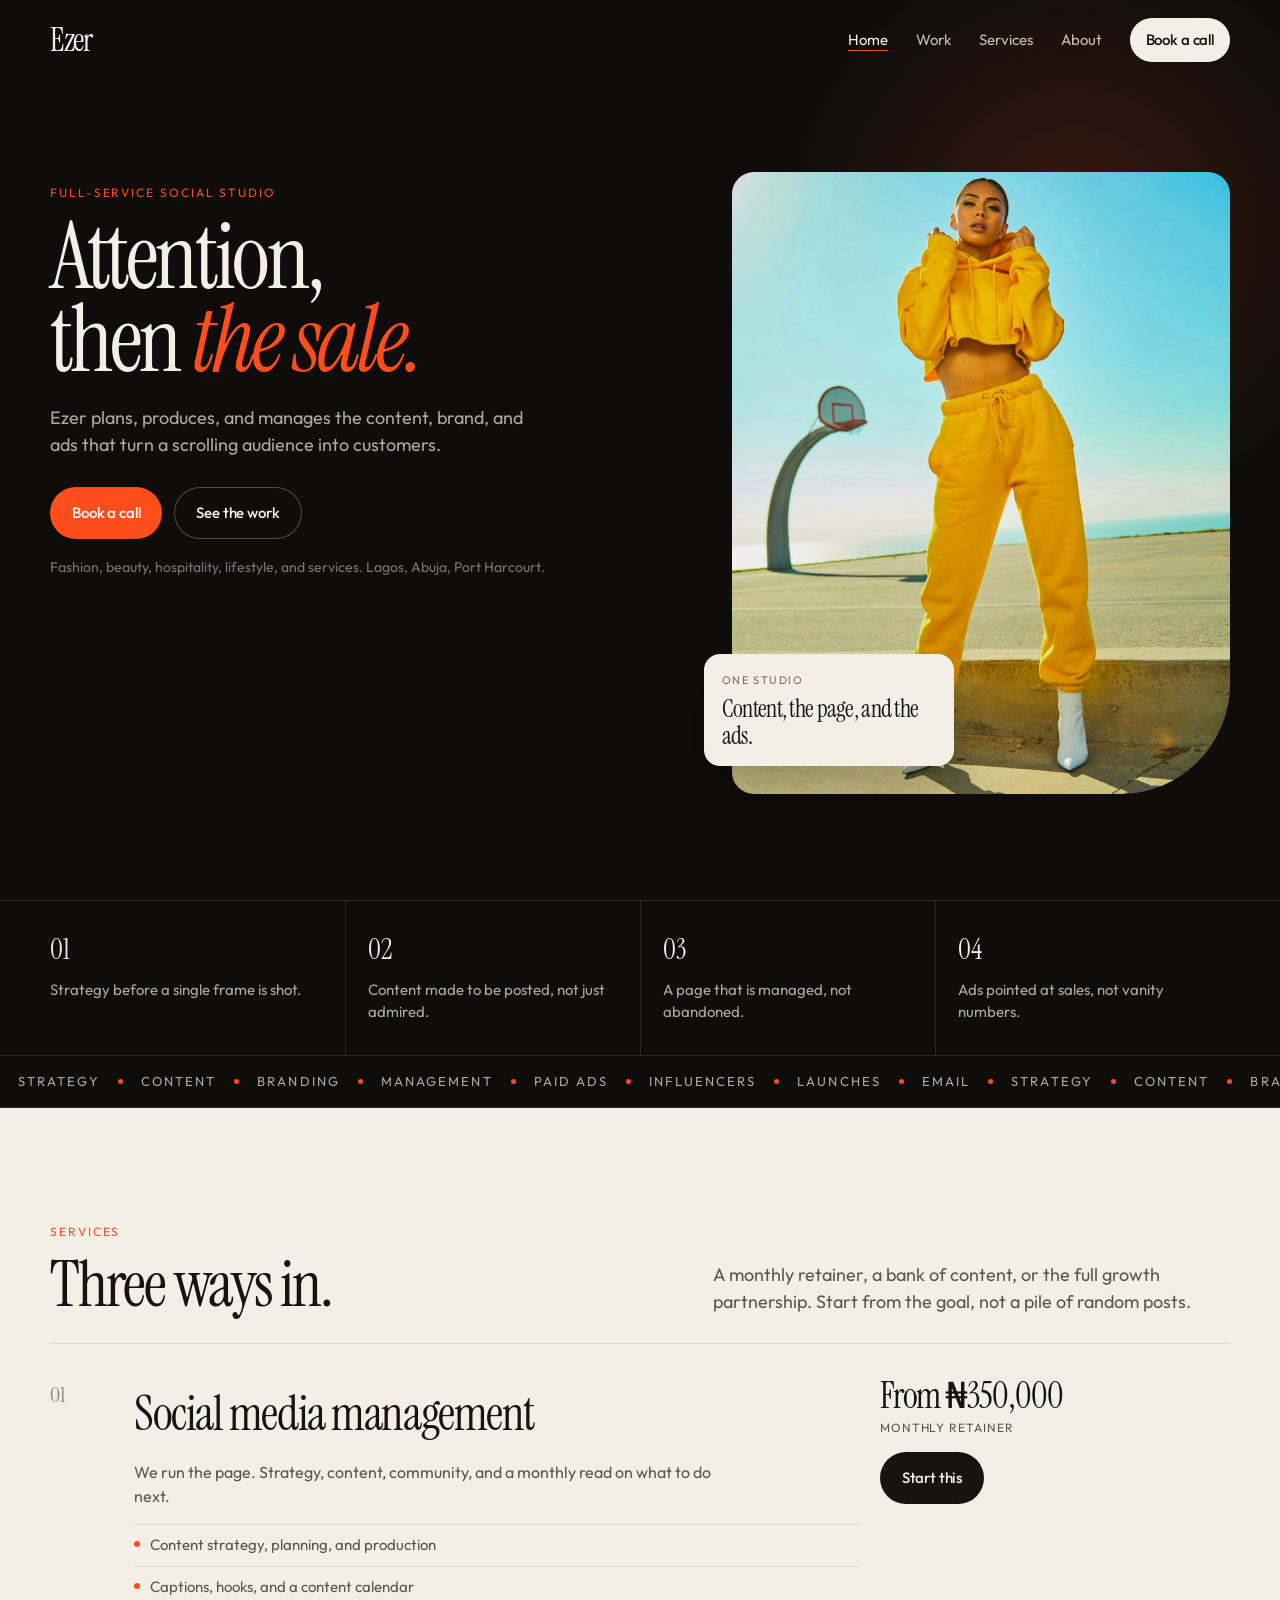
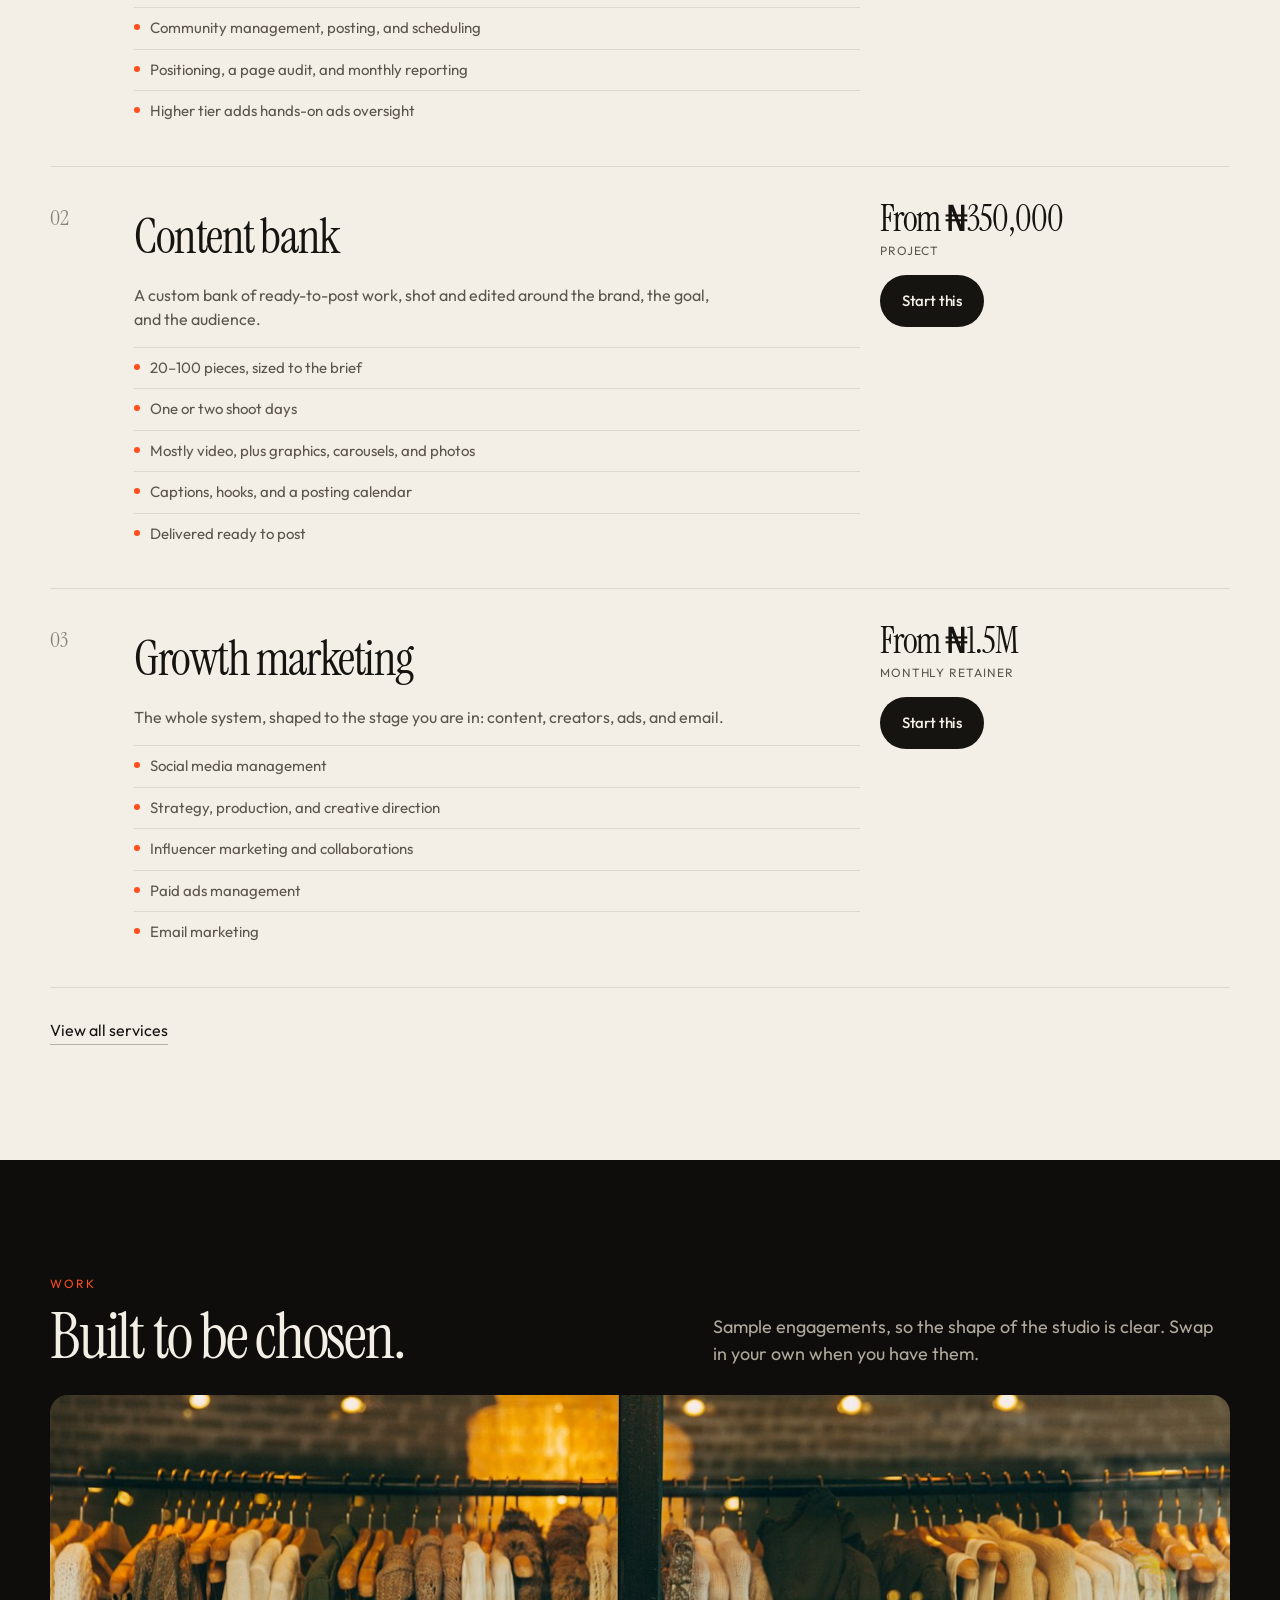
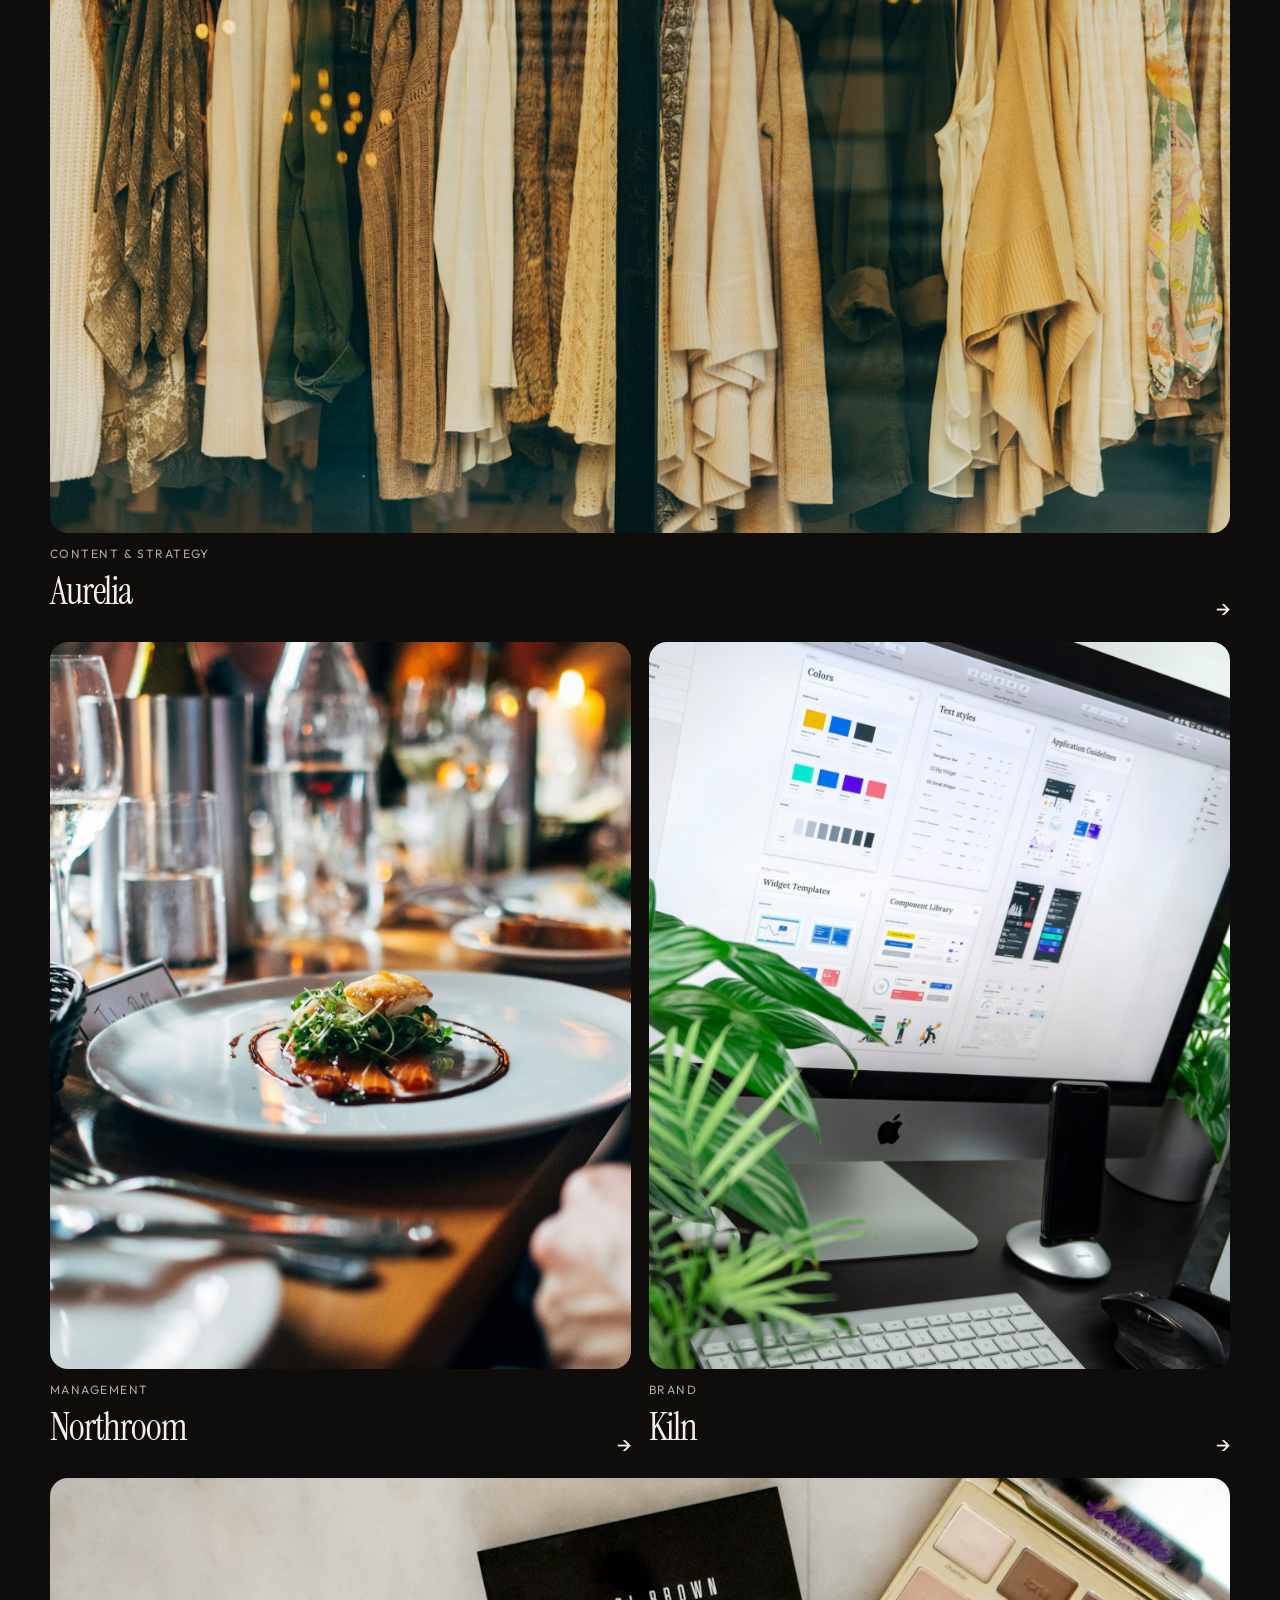
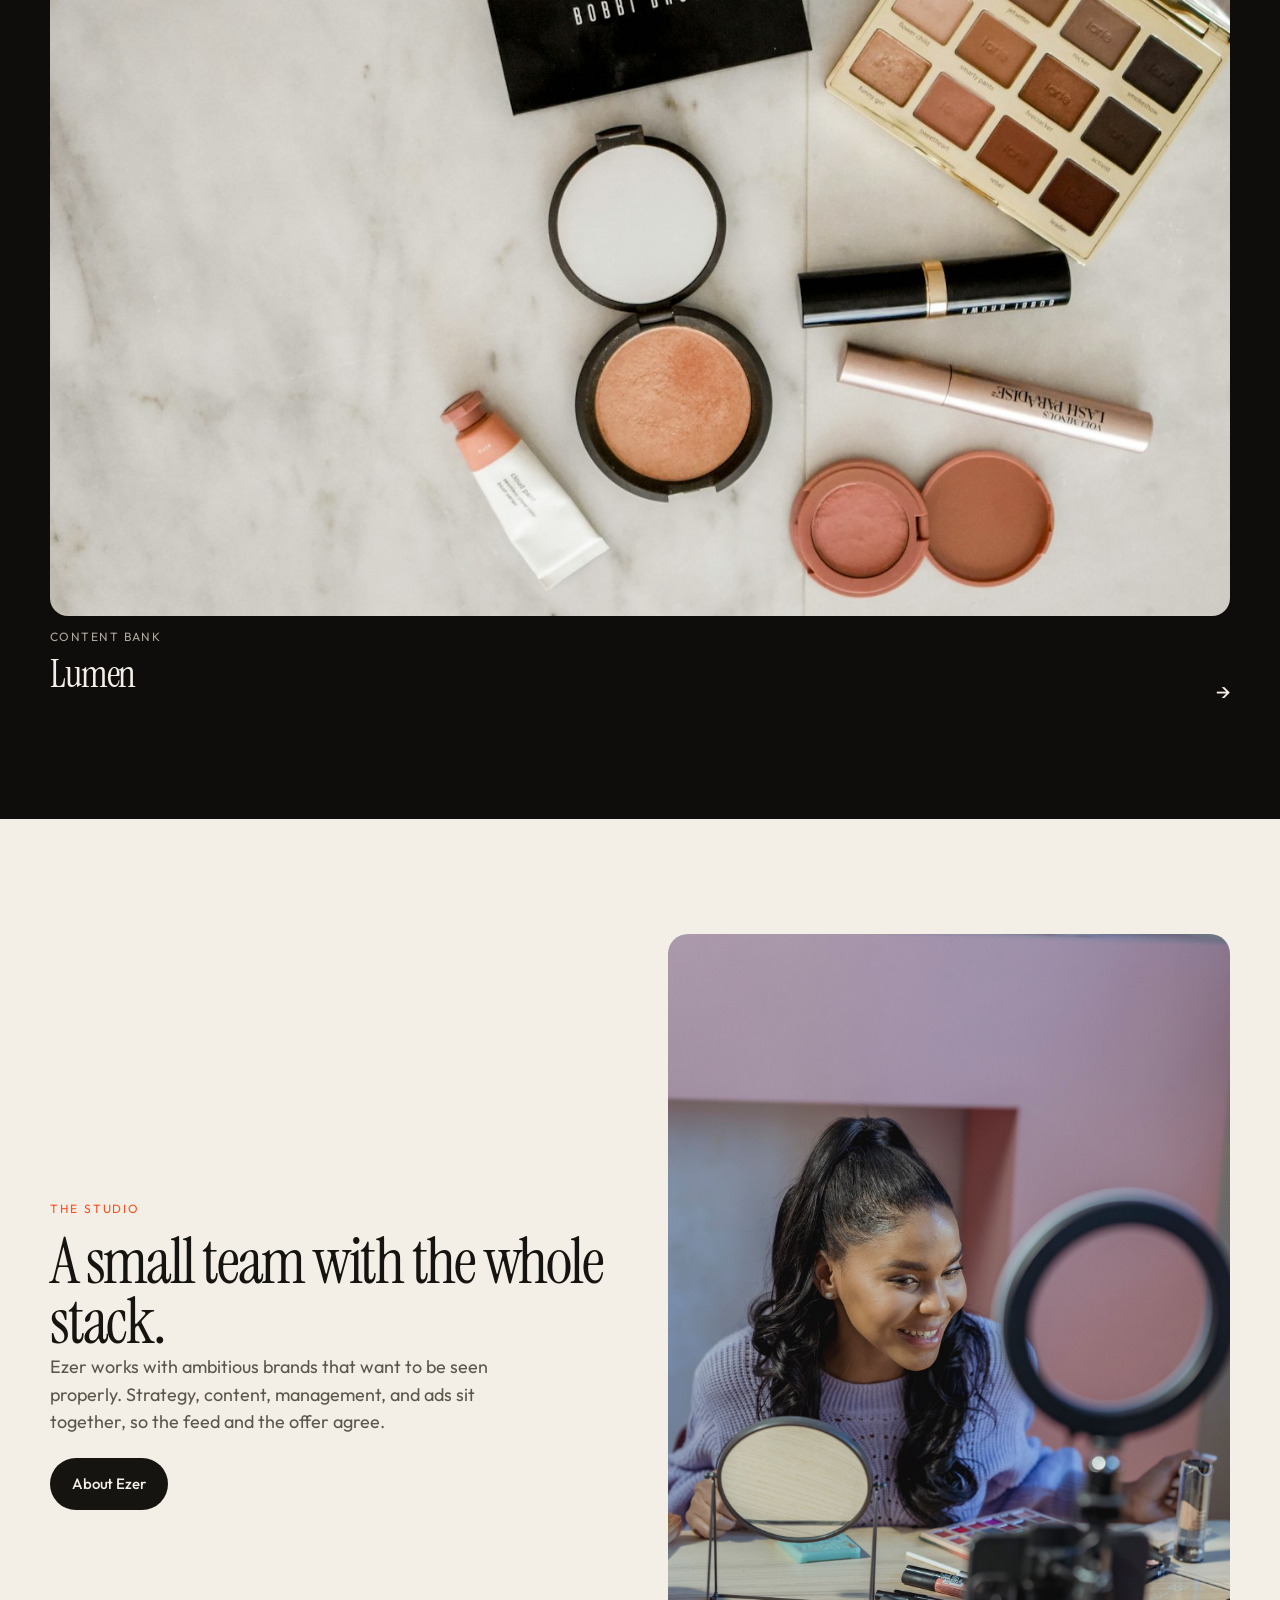
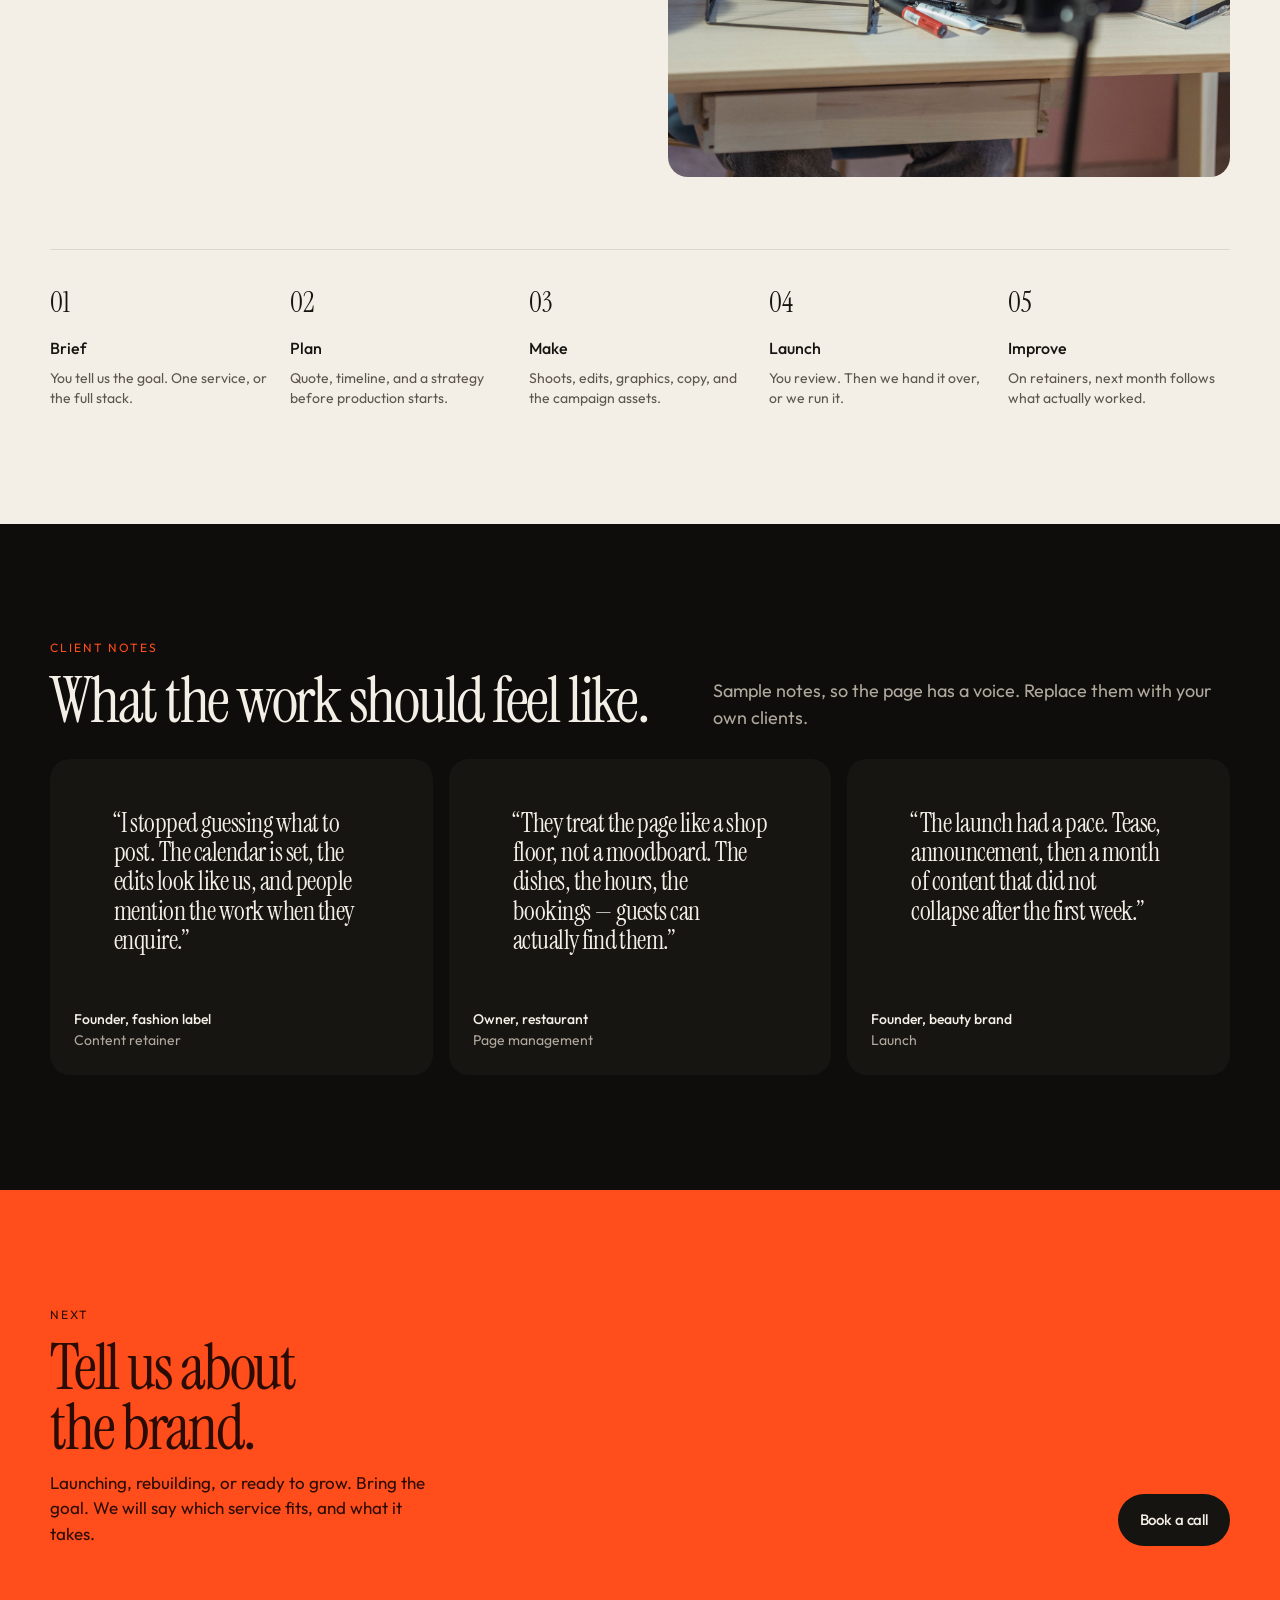
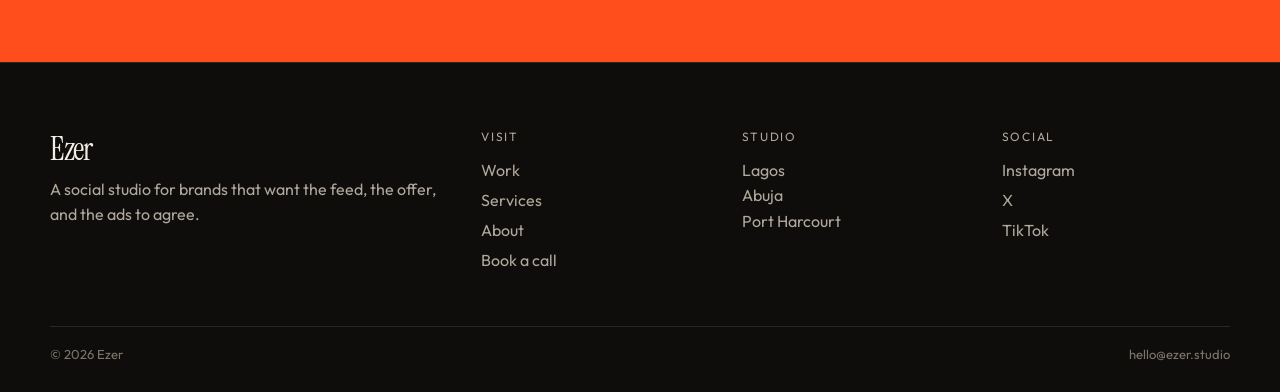
<file: index.html>
<!DOCTYPE html>
<html lang="en">
<head>
  <meta charset="utf-8">
  <meta name="viewport" content="width=device-width, initial-scale=1">
  <title>Ezer — Social studio</title>
  <meta name="description" content="Ezer is a full-service social studio. Strategy, content, branding, management, and ads that turn attention into sales.">
  <meta name="theme-color" content="#0e0d0b">
  <link rel="icon" href="favicon.svg">
  <link rel="preconnect" href="https://fonts.googleapis.com">
  <link rel="preconnect" href="https://fonts.gstatic.com" crossorigin>
  <link href="https://fonts.googleapis.com/css2?family=Instrument+Serif:ital@0;1&family=Outfit:wght@300;400;500;600&display=swap" rel="stylesheet">
  <link rel="stylesheet" href="css/styles.css">
  <script>document.documentElement.classList.add("js")</script>
</head>
<body>
  <a class="skip" href="#main">Skip to content</a>
  <header class="site-header">
    <a class="logo" href="index.html">Ezer</a>
    <button class="nav-toggle" type="button" aria-expanded="false" aria-controls="nav" aria-label="Open menu"><span></span><span></span></button>
    <nav class="nav" id="nav">
      <a href="index.html">Home</a>
      <a href="work.html">Work</a>
      <a href="services.html">Services</a>
      <a href="about.html">About</a>
      <a class="btn btn-light" href="contact.html">Book a call</a>
    </nav>
  </header>

  <main id="main">
    <section class="hero">
      <div class="wrap hero-grid">
        <div class="hero-copy">
          <p class="kicker">Full-service social studio</p>
          <h1>Attention,<br>then <em>the sale.</em></h1>
          <p class="lede">Ezer plans, produces, and manages the content, brand, and ads that turn a scrolling audience into customers.</p>
          <div class="hero-actions">
            <a class="btn btn-accent" href="contact.html">Book a call</a>
            <a class="btn btn-ghost" href="work.html">See the work</a>
          </div>
          <p class="hero-note">Fashion, beauty, hospitality, lifestyle, and services. Lagos, Abuja, Port Harcourt.</p>
        </div>
        <div class="hero-visual">
          <img src="images/hero.jpg" alt="Fashion editorial, a model mid-stride in a dark coat">
          <div class="hero-card">
            <span>One studio</span>
            <strong>Content, the page, and the ads.</strong>
          </div>
        </div>
      </div>
    </section>

    <section class="standards" aria-label="How the work is run">
      <div class="wrap standards-grid">
        <article><strong>01</strong><p>Strategy before a single frame is shot.</p></article>
        <article><strong>02</strong><p>Content made to be posted, not just admired.</p></article>
        <article><strong>03</strong><p>A page that is managed, not abandoned.</p></article>
        <article><strong>04</strong><p>Ads pointed at sales, not vanity numbers.</p></article>
      </div>
    </section>

    <div class="marquee" aria-hidden="true">
      <div class="marquee-track">
        <span>Strategy</span><i></i><span>Content</span><i></i><span>Branding</span><i></i><span>Management</span><i></i><span>Paid ads</span><i></i><span>Influencers</span><i></i><span>Launches</span><i></i><span>Email</span><i></i>
        <span>Strategy</span><i></i><span>Content</span><i></i><span>Branding</span><i></i><span>Management</span><i></i><span>Paid ads</span><i></i><span>Influencers</span><i></i><span>Launches</span><i></i><span>Email</span><i></i>
      </div>
    </div>

    <section class="section ivory" id="services">
      <div class="wrap">
        <div class="section-head reveal">
          <div>
            <p class="kicker">Services</p>
            <h2>Three ways in.</h2>
          </div>
          <p class="head-copy">A monthly retainer, a bank of content, or the full growth partnership. Start from the goal, not a pile of random posts.</p>
        </div>
        <div class="offer-list">
          <article class="offer">
            <p class="offer-index">01</p>
            <div class="offer-body">
              <h3>Social media management</h3>
              <p>We run the page. Strategy, content, community, and a monthly read on what to do next.</p>
              <ul class="features">
                <li>Content strategy, planning, and production</li>
                <li>Captions, hooks, and a content calendar</li>
                <li>Community management, posting, and scheduling</li>
                <li>Positioning, a page audit, and monthly reporting</li>
                <li>Higher tier adds hands-on ads oversight</li>
              </ul>
            </div>
            <div class="offer-side">
              <p class="price">From ₦350,000<span>Monthly retainer</span></p>
              <a class="btn btn-dark" href="contact.html?service=Social%20media%20management">Start this</a>
            </div>
          </article>
          <article class="offer">
            <p class="offer-index">02</p>
            <div class="offer-body">
              <h3>Content bank</h3>
              <p>A custom bank of ready-to-post work, shot and edited around the brand, the goal, and the audience.</p>
              <ul class="features">
                <li>20–100 pieces, sized to the brief</li>
                <li>One or two shoot days</li>
                <li>Mostly video, plus graphics, carousels, and photos</li>
                <li>Captions, hooks, and a posting calendar</li>
                <li>Delivered ready to post</li>
              </ul>
            </div>
            <div class="offer-side">
              <p class="price">From ₦350,000<span>Project</span></p>
              <a class="btn btn-dark" href="contact.html?service=Content%20bank">Start this</a>
            </div>
          </article>
          <article class="offer">
            <p class="offer-index">03</p>
            <div class="offer-body">
              <h3>Growth marketing</h3>
              <p>The whole system, shaped to the stage you are in: content, creators, ads, and email.</p>
              <ul class="features">
                <li>Social media management</li>
                <li>Strategy, production, and creative direction</li>
                <li>Influencer marketing and collaborations</li>
                <li>Paid ads management</li>
                <li>Email marketing</li>
              </ul>
            </div>
            <div class="offer-side">
              <p class="price">From ₦1.5M<span>Monthly retainer</span></p>
              <a class="btn btn-dark" href="contact.html?service=Growth%20marketing">Start this</a>
            </div>
          </article>
        </div>
        <div class="section-foot">
          <a class="text-link" href="services.html">View all services</a>
        </div>
      </div>
    </section>

    <section class="section" id="work">
      <div class="wrap">
        <div class="section-head reveal">
          <div>
            <p class="kicker">Work</p>
            <h2>Built to be chosen.</h2>
          </div>
          <p class="head-copy">Sample engagements, so the shape of the studio is clear. Swap in your own when you have them.</p>
        </div>
        <div class="work-grid">
          <a class="work-card wide" href="work.html">
            <div class="work-media"><img src="images/fashion.jpg" alt="Clothing on a rail in warm studio light"></div>
            <div class="work-meta">
              <div>
                <span class="work-kicker">Content &amp; strategy</span>
                <h3>Aurelia</h3>
              </div>
              <span class="go" aria-hidden="true">→</span>
            </div>
          </a>
          <a class="work-card" href="work.html">
            <div class="work-media"><img src="images/dining.jpg" alt="A set restaurant table in low evening light"></div>
            <div class="work-meta">
              <div>
                <span class="work-kicker">Management</span>
                <h3>Northroom</h3>
              </div>
              <span class="go" aria-hidden="true">→</span>
            </div>
          </a>
          <a class="work-card" href="work.html">
            <div class="work-media"><img src="images/design.jpg" alt="Design materials laid out on a desk"></div>
            <div class="work-meta">
              <div>
                <span class="work-kicker">Brand</span>
                <h3>Kiln</h3>
              </div>
              <span class="go" aria-hidden="true">→</span>
            </div>
          </a>
          <a class="work-card wide" href="work.html">
            <div class="work-media"><img src="images/beauty.jpg" alt="Beauty products arranged for a still life"></div>
            <div class="work-meta">
              <div>
                <span class="work-kicker">Content bank</span>
                <h3>Lumen</h3>
              </div>
              <span class="go" aria-hidden="true">→</span>
            </div>
          </a>
        </div>
      </div>
    </section>

    <section class="section ivory">
      <div class="wrap">
        <div class="split reveal">
          <div>
            <p class="kicker">The studio</p>
            <h2>A small team with the whole stack.</h2>
            <p class="lede">Ezer works with ambitious brands that want to be seen properly. Strategy, content, management, and ads sit together, so the feed and the offer agree.</p>
            <a class="btn btn-dark" href="about.html">About Ezer</a>
          </div>
          <img class="home-team" src="images/home-team.jpg?v=5" alt="A Black woman filming a beauty video with a phone and a camera">
        </div>
        <div class="steps">
          <article><span>01</span><h3>Brief</h3><p>You tell us the goal. One service, or the full stack.</p></article>
          <article><span>02</span><h3>Plan</h3><p>Quote, timeline, and a strategy before production starts.</p></article>
          <article><span>03</span><h3>Make</h3><p>Shoots, edits, graphics, copy, and the campaign assets.</p></article>
          <article><span>04</span><h3>Launch</h3><p>You review. Then we hand it over, or we run it.</p></article>
          <article><span>05</span><h3>Improve</h3><p>On retainers, next month follows what actually worked.</p></article>
        </div>
      </div>
    </section>

    <section class="section">
      <div class="wrap">
        <div class="section-head reveal">
          <div>
            <p class="kicker">Client notes</p>
            <h2>What the work should feel like.</h2>
          </div>
          <p class="head-copy">Sample notes, so the page has a voice. Replace them with your own clients.</p>
        </div>
        <div class="quote-grid">
          <figure>
            <blockquote>“I stopped guessing what to post. The calendar is set, the edits look like us, and people mention the work when they enquire.”</blockquote>
            <figcaption><strong>Founder, fashion label</strong>Content retainer</figcaption>
          </figure>
          <figure>
            <blockquote>“They treat the page like a shop floor, not a moodboard. The dishes, the hours, the bookings — guests can actually find them.”</blockquote>
            <figcaption><strong>Owner, restaurant</strong>Page management</figcaption>
          </figure>
          <figure>
            <blockquote>“The launch had a pace. Tease, announcement, then a month of content that did not collapse after the first week.”</blockquote>
            <figcaption><strong>Founder, beauty brand</strong>Launch</figcaption>
          </figure>
        </div>
      </div>
    </section>

    <section class="section cta-band">
      <div class="wrap cta-inner">
        <div>
          <p class="kicker">Next</p>
          <h2>Tell us about the brand.</h2>
          <p>Launching, rebuilding, or ready to grow. Bring the goal. We will say which service fits, and what it takes.</p>
        </div>
        <a class="btn btn-dark" href="contact.html">Book a call</a>
      </div>
    </section>
  </main>

  <footer class="site-footer">
    <div class="wrap footer-grid">
      <div>
        <a class="logo" href="index.html">Ezer</a>
        <p>A social studio for brands that want the feed, the offer, and the ads to agree.</p>
      </div>
      <div>
        <p class="footer-label">Visit</p>
        <a href="work.html">Work</a>
        <a href="services.html">Services</a>
        <a href="about.html">About</a>
        <a href="contact.html">Book a call</a>
      </div>
      <div>
        <p class="footer-label">Studio</p>
        <p>Lagos<br>Abuja<br>Port Harcourt</p>
      </div>
      <div>
        <p class="footer-label">Social</p>
        <a href="https://instagram.com" target="_blank" rel="noreferrer">Instagram</a>
        <a href="https://x.com" target="_blank" rel="noreferrer">X</a>
        <a href="https://www.tiktok.com" target="_blank" rel="noreferrer">TikTok</a>
      </div>
    </div>
    <div class="wrap legal">
      <span>© 2026 Ezer</span>
      <a href="mailto:hello@ezer.studio">hello@ezer.studio</a>
    </div>
  </footer>
  <script src="js/main.js"></script>
</body>
</html>
</file>
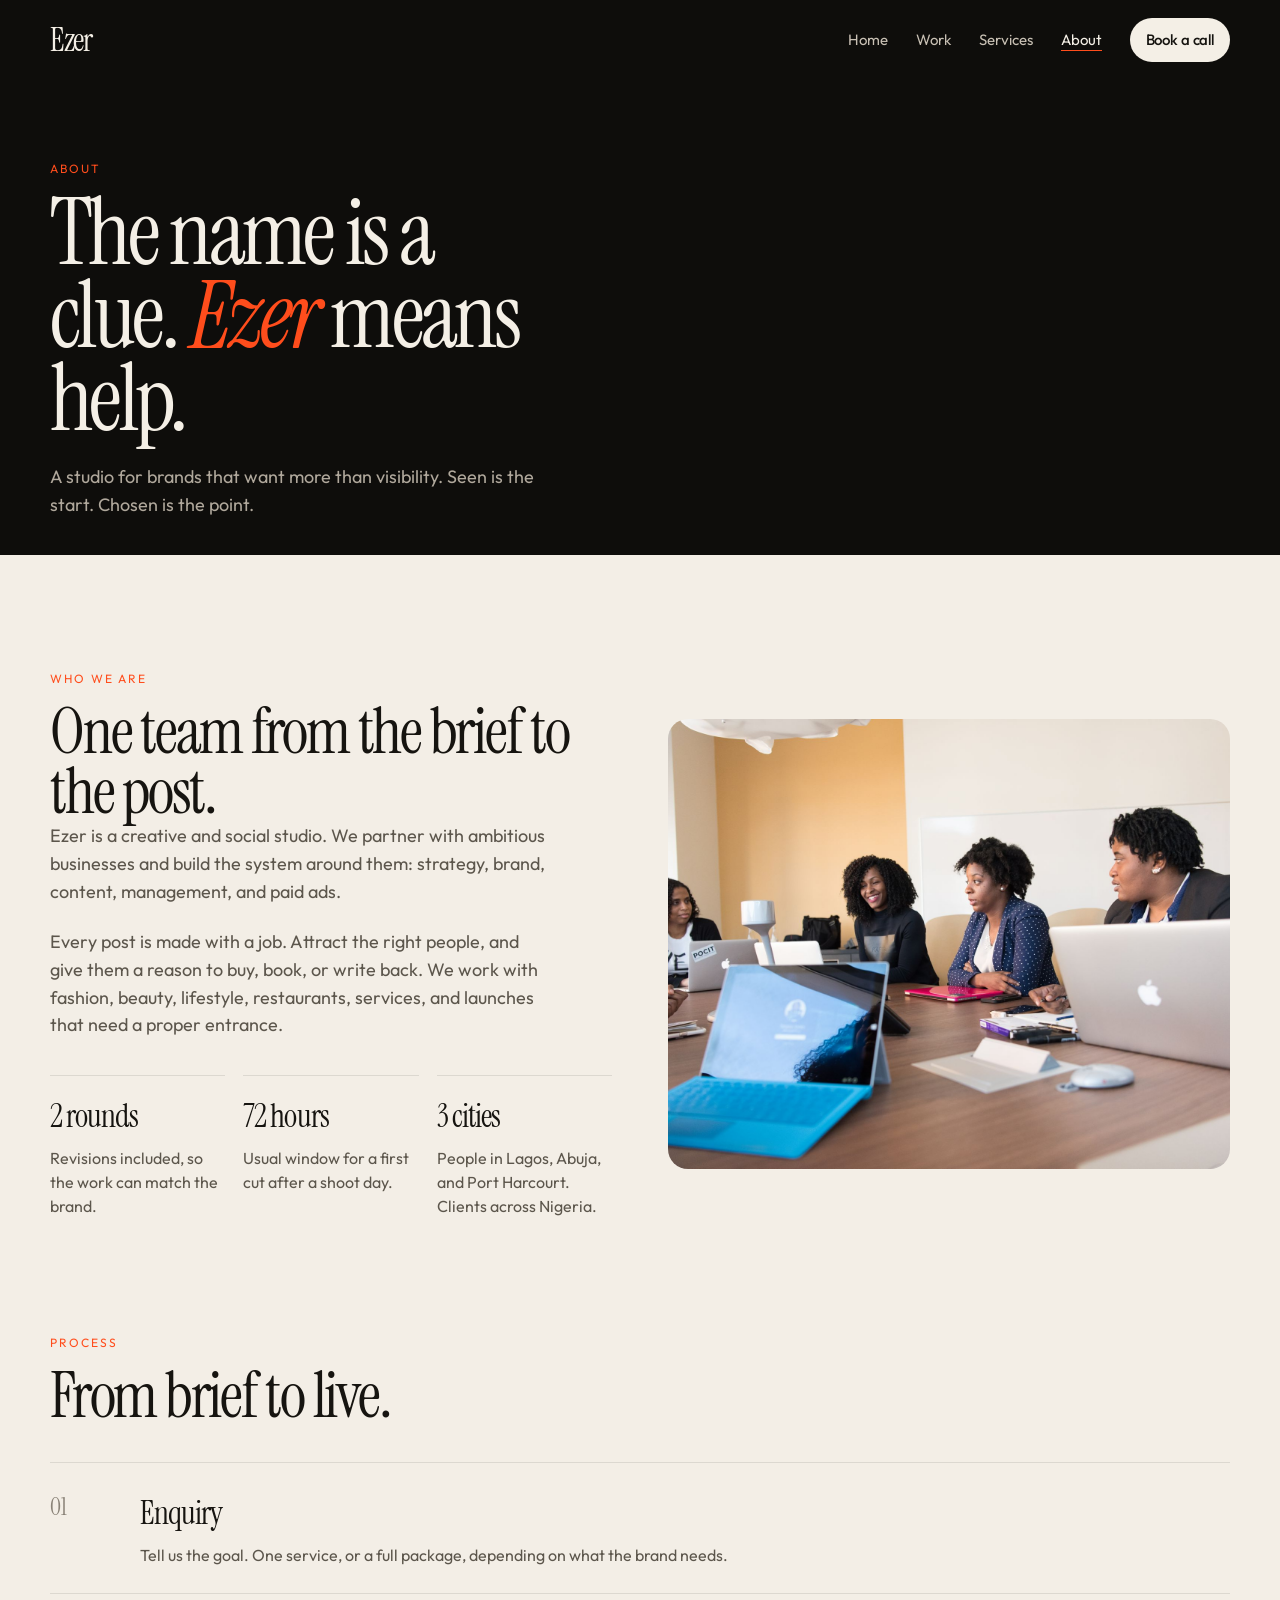
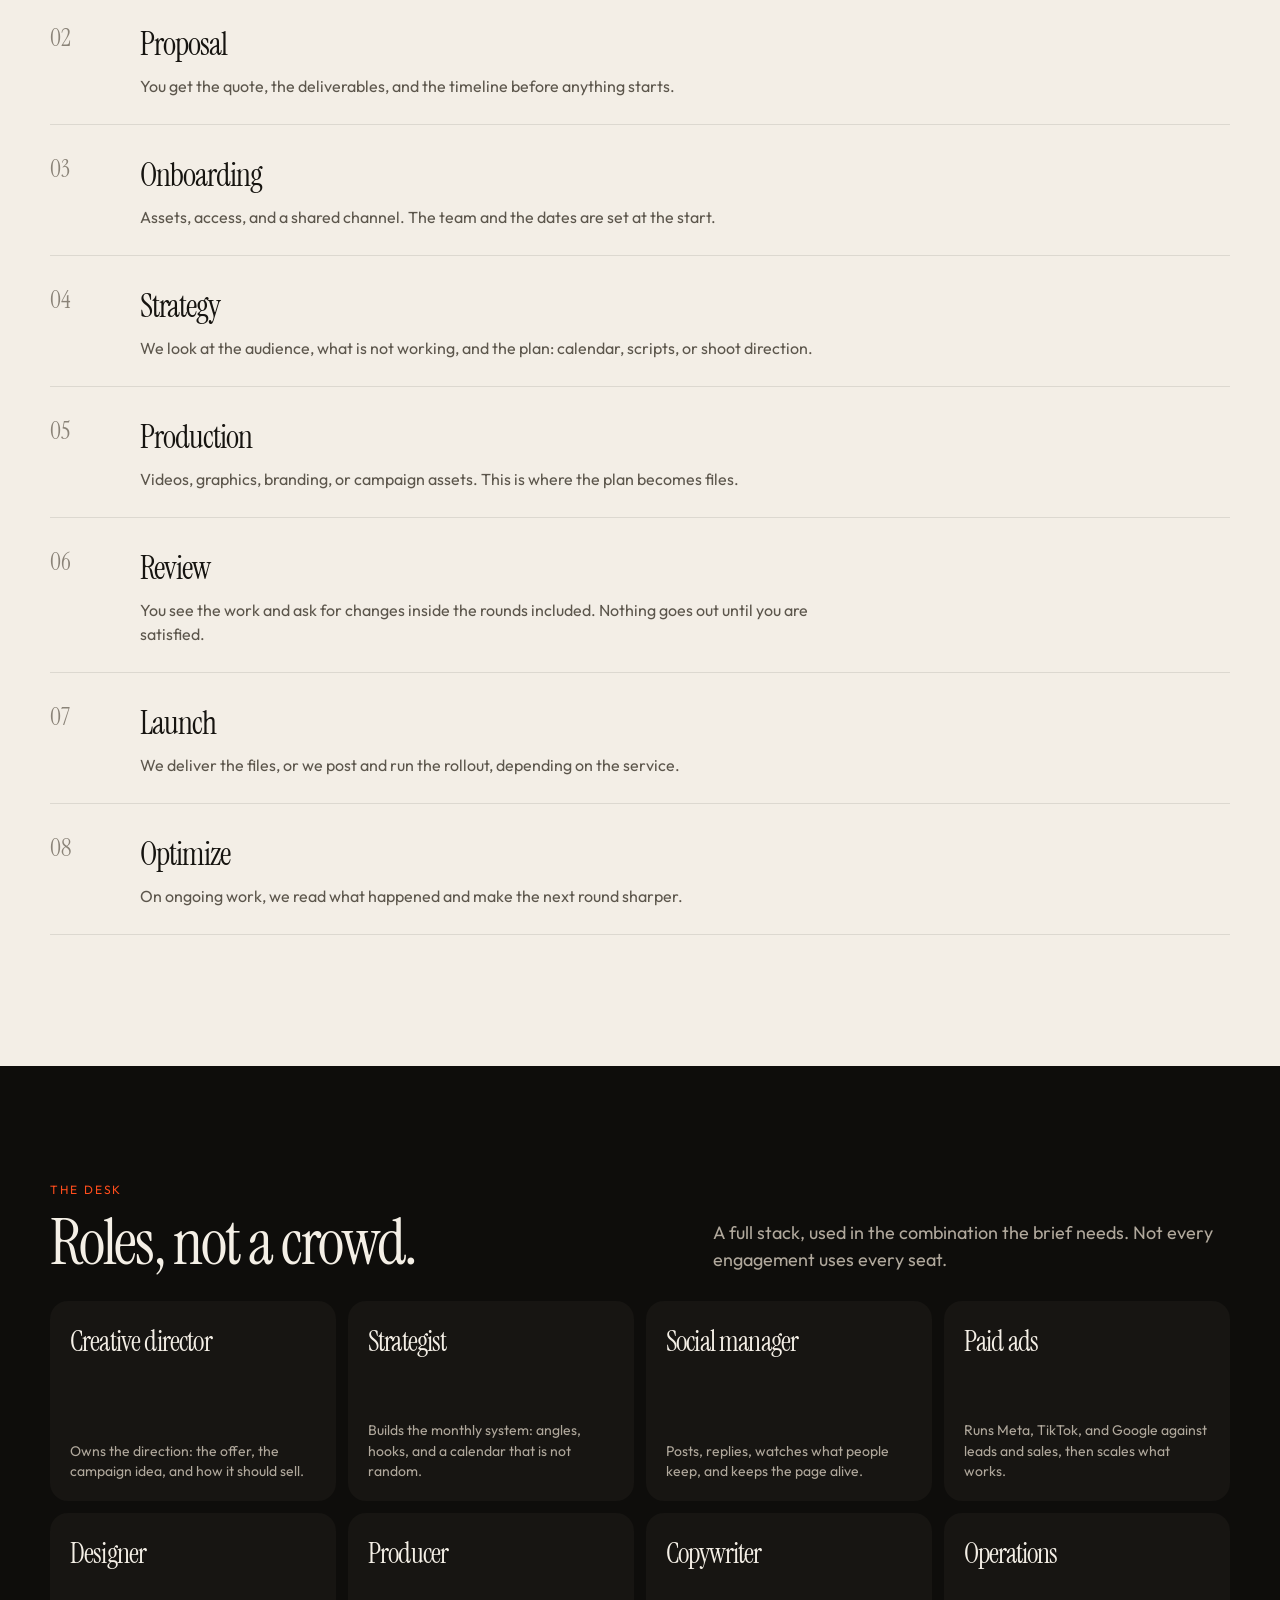
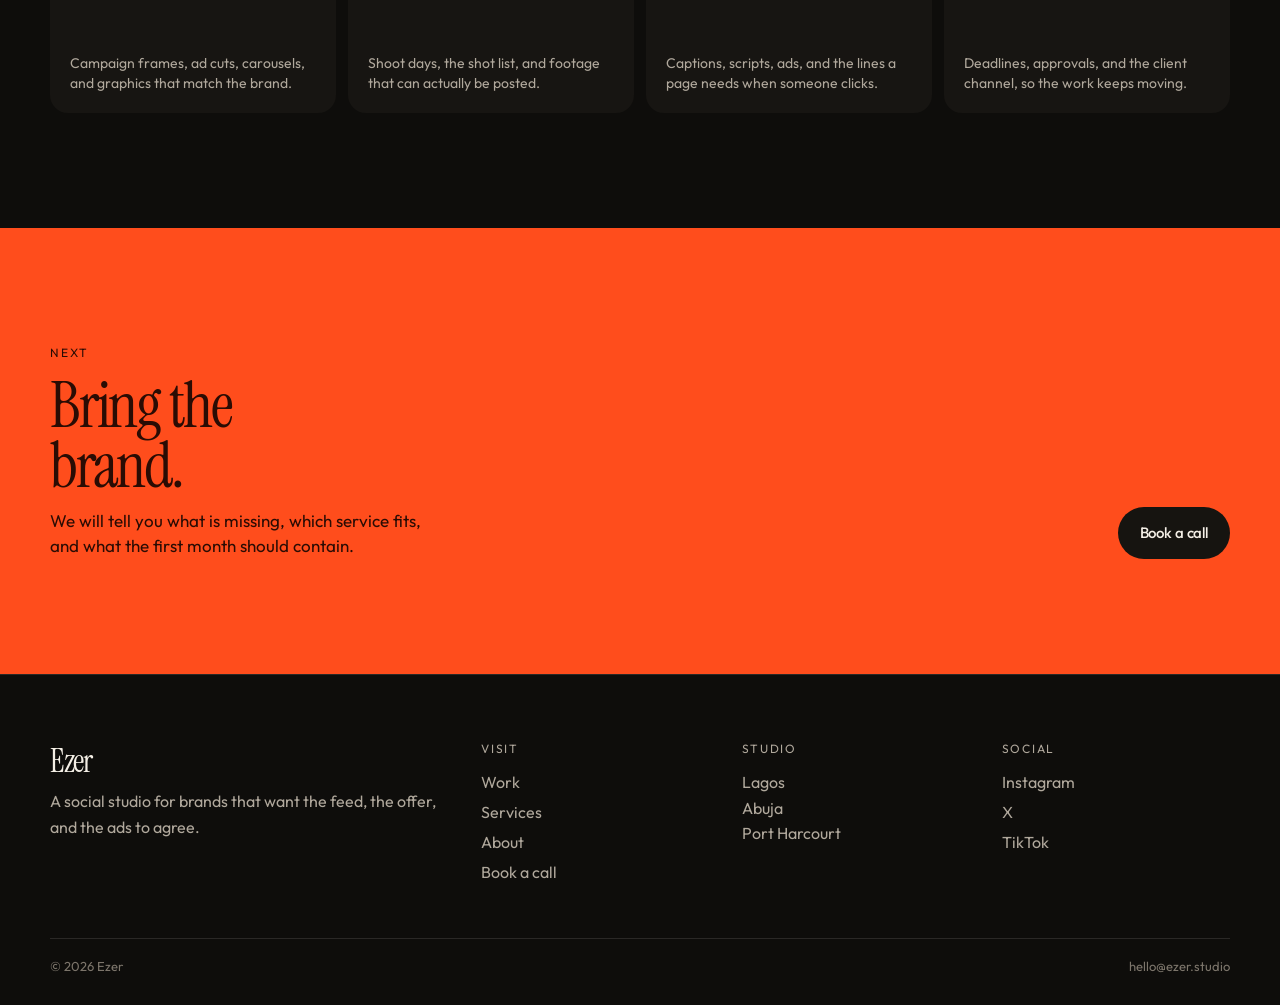
<file: about.html>
<!DOCTYPE html>
<html lang="en">
<head>
  <meta charset="utf-8">
  <meta name="viewport" content="width=device-width, initial-scale=1">
  <title>About — Ezer</title>
  <meta name="description" content="Ezer is a social studio. Strategy, content, management, and ads, run as one team.">
  <meta name="theme-color" content="#0e0d0b">
  <link rel="icon" href="favicon.svg">
  <link rel="preconnect" href="https://fonts.googleapis.com">
  <link rel="preconnect" href="https://fonts.gstatic.com" crossorigin>
  <link href="https://fonts.googleapis.com/css2?family=Instrument+Serif:ital@0;1&family=Outfit:wght@300;400;500;600&display=swap" rel="stylesheet">
  <link rel="stylesheet" href="css/styles.css">
  <script>document.documentElement.classList.add("js")</script>
</head>
<body>
  <a class="skip" href="#main">Skip to content</a>
  <header class="site-header">
    <a class="logo" href="index.html">Ezer</a>
    <button class="nav-toggle" type="button" aria-expanded="false" aria-controls="nav" aria-label="Open menu"><span></span><span></span></button>
    <nav class="nav" id="nav">
      <a href="index.html">Home</a>
      <a href="work.html">Work</a>
      <a href="services.html">Services</a>
      <a href="about.html">About</a>
      <a class="btn btn-light" href="contact.html">Book a call</a>
    </nav>
  </header>

  <main id="main">
    <section class="page-hero">
      <div class="wrap">
        <p class="kicker">About</p>
        <h1>The name is a clue. <em>Ezer</em> means help.</h1>
        <p class="lede">A studio for brands that want more than visibility. Seen is the start. Chosen is the point.</p>
      </div>
    </section>

    <section class="section ivory">
      <div class="wrap split">
        <div>
          <p class="kicker">Who we are</p>
          <h2>One team from the brief to the post.</h2>
          <p class="lede">Ezer is a creative and social studio. We partner with ambitious businesses and build the system around them: strategy, brand, content, management, and paid ads.</p>
          <p class="lede">Every post is made with a job. Attract the right people, and give them a reason to buy, book, or write back. We work with fashion, beauty, lifestyle, restaurants, services, and launches that need a proper entrance.</p>
          <div class="facts">
            <article><strong>2 rounds</strong><p>Revisions included, so the work can match the brand.</p></article>
            <article><strong>72 hours</strong><p>Usual window for a first cut after a shoot day.</p></article>
            <article><strong>3 cities</strong><p>People in Lagos, Abuja, and Port Harcourt. Clients across Nigeria.</p></article>
          </div>
        </div>
        <img src="images/about.jpg?v=2" alt="A team of women working together on laptops">
      </div>
    </section>

    <section class="section ivory" style="padding-top: 0;">
      <div class="wrap">
        <div class="section-head solo">
          <div>
            <p class="kicker">Process</p>
            <h2>From brief to live.</h2>
          </div>
        </div>
        <ol class="timeline">
          <li><span>01</span><div><h3>Enquiry</h3><p>Tell us the goal. One service, or a full package, depending on what the brand needs.</p></div></li>
          <li><span>02</span><div><h3>Proposal</h3><p>You get the quote, the deliverables, and the timeline before anything starts.</p></div></li>
          <li><span>03</span><div><h3>Onboarding</h3><p>Assets, access, and a shared channel. The team and the dates are set at the start.</p></div></li>
          <li><span>04</span><div><h3>Strategy</h3><p>We look at the audience, what is not working, and the plan: calendar, scripts, or shoot direction.</p></div></li>
          <li><span>05</span><div><h3>Production</h3><p>Videos, graphics, branding, or campaign assets. This is where the plan becomes files.</p></div></li>
          <li><span>06</span><div><h3>Review</h3><p>You see the work and ask for changes inside the rounds included. Nothing goes out until you are satisfied.</p></div></li>
          <li><span>07</span><div><h3>Launch</h3><p>We deliver the files, or we post and run the rollout, depending on the service.</p></div></li>
          <li><span>08</span><div><h3>Optimize</h3><p>On ongoing work, we read what happened and make the next round sharper.</p></div></li>
        </ol>
      </div>
    </section>

    <section class="section">
      <div class="wrap">
        <div class="section-head">
          <div>
            <p class="kicker">The desk</p>
            <h2>Roles, not a crowd.</h2>
          </div>
          <p class="head-copy">A full stack, used in the combination the brief needs. Not every engagement uses every seat.</p>
        </div>
        <div class="team-grid">
          <article class="role"><h3>Creative director</h3><p>Owns the direction: the offer, the campaign idea, and how it should sell.</p></article>
          <article class="role"><h3>Strategist</h3><p>Builds the monthly system: angles, hooks, and a calendar that is not random.</p></article>
          <article class="role"><h3>Social manager</h3><p>Posts, replies, watches what people keep, and keeps the page alive.</p></article>
          <article class="role"><h3>Paid ads</h3><p>Runs Meta, TikTok, and Google against leads and sales, then scales what works.</p></article>
          <article class="role"><h3>Designer</h3><p>Campaign frames, ad cuts, carousels, and graphics that match the brand.</p></article>
          <article class="role"><h3>Producer</h3><p>Shoot days, the shot list, and footage that can actually be posted.</p></article>
          <article class="role"><h3>Copywriter</h3><p>Captions, scripts, ads, and the lines a page needs when someone clicks.</p></article>
          <article class="role"><h3>Operations</h3><p>Deadlines, approvals, and the client channel, so the work keeps moving.</p></article>
        </div>
      </div>
    </section>

    <section class="section cta-band">
      <div class="wrap cta-inner">
        <div>
          <p class="kicker">Next</p>
          <h2>Bring the brand.</h2>
          <p>We will tell you what is missing, which service fits, and what the first month should contain.</p>
        </div>
        <a class="btn btn-dark" href="contact.html">Book a call</a>
      </div>
    </section>
  </main>

  <footer class="site-footer">
    <div class="wrap footer-grid">
      <div>
        <a class="logo" href="index.html">Ezer</a>
        <p>A social studio for brands that want the feed, the offer, and the ads to agree.</p>
      </div>
      <div>
        <p class="footer-label">Visit</p>
        <a href="work.html">Work</a>
        <a href="services.html">Services</a>
        <a href="about.html">About</a>
        <a href="contact.html">Book a call</a>
      </div>
      <div>
        <p class="footer-label">Studio</p>
        <p>Lagos<br>Abuja<br>Port Harcourt</p>
      </div>
      <div>
        <p class="footer-label">Social</p>
        <a href="https://instagram.com" target="_blank" rel="noreferrer">Instagram</a>
        <a href="https://x.com" target="_blank" rel="noreferrer">X</a>
        <a href="https://www.tiktok.com" target="_blank" rel="noreferrer">TikTok</a>
      </div>
    </div>
    <div class="wrap legal">
      <span>© 2026 Ezer</span>
      <a href="mailto:hello@ezer.studio">hello@ezer.studio</a>
    </div>
  </footer>
  <script src="js/main.js"></script>
</body>
</html>
</file>
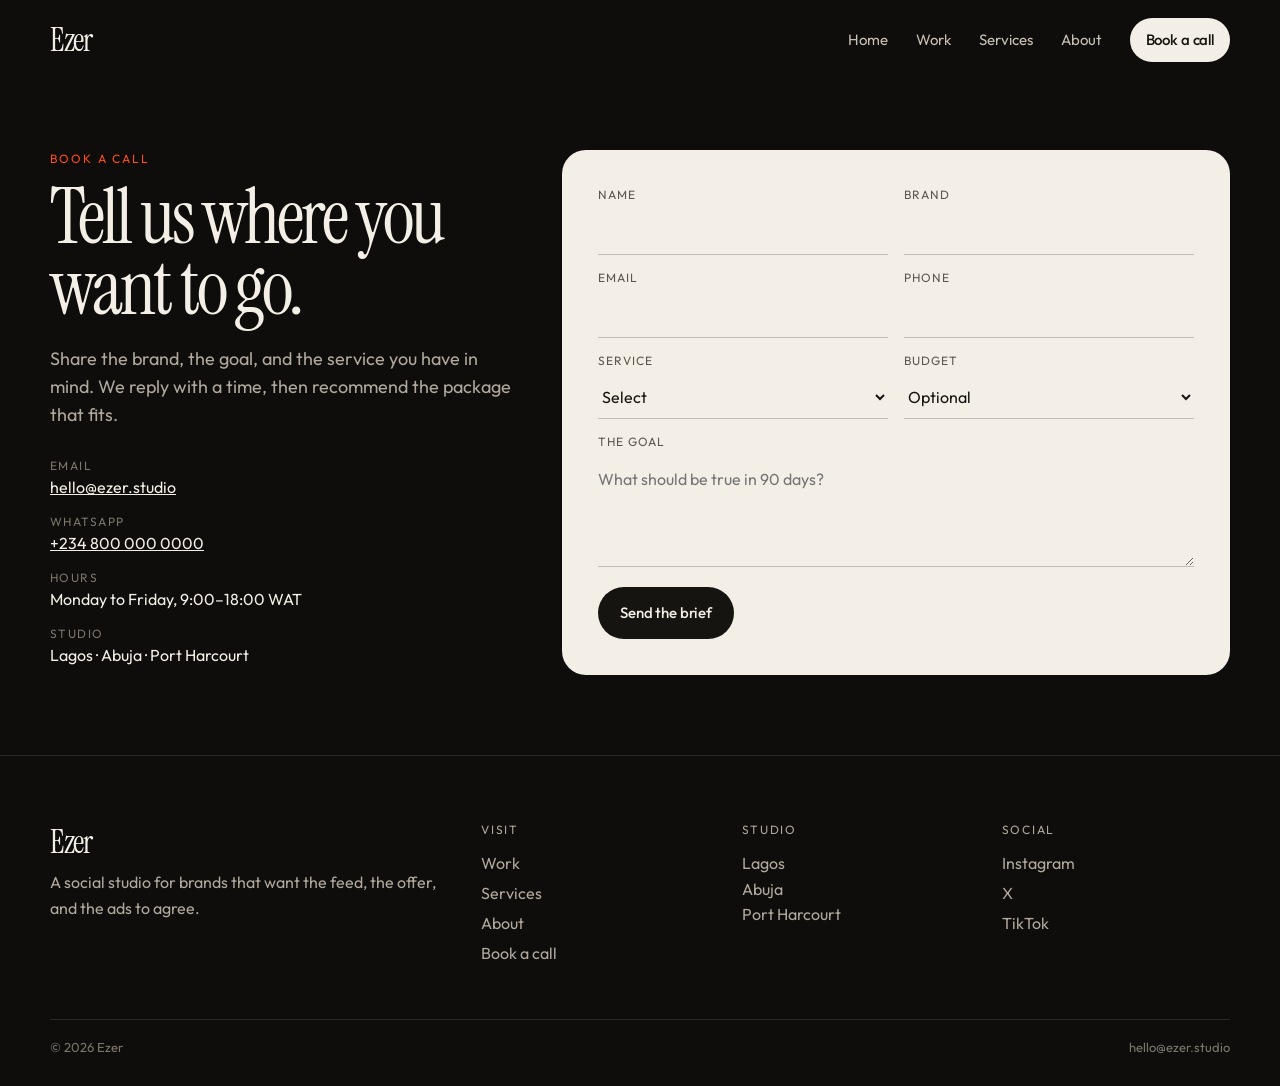
<file: contact.html>
<!DOCTYPE html>
<html lang="en">
<head>
  <meta charset="utf-8">
  <meta name="viewport" content="width=device-width, initial-scale=1">
  <title>Book a call — Ezer</title>
  <meta name="description" content="Tell Ezer about your brand, your goal, and the service you need.">
  <meta name="theme-color" content="#0e0d0b">
  <link rel="icon" href="favicon.svg">
  <link rel="preconnect" href="https://fonts.googleapis.com">
  <link rel="preconnect" href="https://fonts.gstatic.com" crossorigin>
  <link href="https://fonts.googleapis.com/css2?family=Instrument+Serif:ital@0;1&family=Outfit:wght@300;400;500;600&display=swap" rel="stylesheet">
  <link rel="stylesheet" href="css/styles.css">
  <script>document.documentElement.classList.add("js")</script>
</head>
<body>
  <a class="skip" href="#main">Skip to content</a>
  <header class="site-header">
    <a class="logo" href="index.html">Ezer</a>
    <button class="nav-toggle" type="button" aria-expanded="false" aria-controls="nav" aria-label="Open menu"><span></span><span></span></button>
    <nav class="nav" id="nav">
      <a href="index.html">Home</a>
      <a href="work.html">Work</a>
      <a href="services.html">Services</a>
      <a href="about.html">About</a>
      <a class="btn btn-light" href="contact.html">Book a call</a>
    </nav>
  </header>

  <main id="main" class="contact-page">
    <div class="wrap contact-grid">
      <div>
        <p class="kicker">Book a call</p>
        <h1 style="font-family: var(--serif); font-weight: 400; letter-spacing: -0.04em; line-height: 0.92; font-size: clamp(52px, 6vw, 84px); margin: 0 0 16px;">Tell us where you want to go.</h1>
        <p class="lede">Share the brand, the goal, and the service you have in mind. We reply with a time, then recommend the package that fits.</p>
        <div class="contact-points">
          <p><span>Email</span><a href="mailto:hello@ezer.studio">hello@ezer.studio</a></p>
          <p><span>WhatsApp</span><a href="https://wa.me/2348000000000">+234 800 000 0000</a></p>
          <p><span>Hours</span>Monday to Friday, 9:00–18:00 WAT</p>
          <p><span>Studio</span>Lagos · Abuja · Port Harcourt</p>
        </div>
      </div>

      <div class="form-card">
        <form id="enquiry" novalidate>
          <div class="hp" aria-hidden="true">
            <label for="company">Company website</label>
            <input id="company" name="company" tabindex="-1" autocomplete="off">
          </div>
          <div class="form-row">
            <div class="field">
              <label for="name">Name</label>
              <input id="name" name="name" type="text" required autocomplete="name">
              <p class="error" hidden>Add your name.</p>
            </div>
            <div class="field">
              <label for="brand">Brand</label>
              <input id="brand" name="brand" type="text" required autocomplete="organization">
              <p class="error" hidden>Add the brand name.</p>
            </div>
          </div>
          <div class="form-row">
            <div class="field">
              <label for="email">Email</label>
              <input id="email" name="email" type="email" required autocomplete="email">
              <p class="error" hidden>Add a valid email.</p>
            </div>
            <div class="field">
              <label for="phone">Phone</label>
              <input id="phone" name="phone" type="tel" autocomplete="tel">
            </div>
          </div>
          <div class="form-row">
            <div class="field">
              <label for="service">Service</label>
              <select id="service" name="service" required>
                <option value="">Select</option>
                <option>Social media management</option>
                <option>Content bank</option>
                <option>Growth marketing</option>
                <option>Brand identity</option>
                <option>Ad account setup</option>
                <option>Ads issue fixing</option>
                <option>Ad management</option>
                <option>Influencer campaigns</option>
                <option>Brand launch</option>
                <option>Not sure yet</option>
              </select>
              <p class="error" hidden>Choose a service, or “Not sure yet”.</p>
            </div>
            <div class="field">
              <label for="budget">Budget</label>
              <select id="budget" name="budget">
                <option value="">Optional</option>
                <option>Under ₦350,000</option>
                <option>₦350,000 – ₦1,000,000</option>
                <option>₦1,000,000 – ₦1,500,000</option>
                <option>₦1,500,000+</option>
              </select>
            </div>
          </div>
          <div class="field">
            <label for="message">The goal</label>
            <textarea id="message" name="message" required placeholder="What should be true in 90 days?"></textarea>
            <p class="error" hidden>Tell us the goal in a sentence or two.</p>
          </div>
          <button class="btn btn-dark" type="submit">Send the brief</button>
        </form>
        <div class="form-success" hidden>
          <h3>Brief is ready to send.</h3>
          <p>This preview does not store enquiries. Email it, or replace the address in the script when a real inbox is ready.</p>
          <a class="btn btn-dark" id="mailto-link" href="mailto:hello@ezer.studio">Email this enquiry</a>
        </div>
      </div>
    </div>
  </main>

  <footer class="site-footer">
    <div class="wrap footer-grid">
      <div>
        <a class="logo" href="index.html">Ezer</a>
        <p>A social studio for brands that want the feed, the offer, and the ads to agree.</p>
      </div>
      <div>
        <p class="footer-label">Visit</p>
        <a href="work.html">Work</a>
        <a href="services.html">Services</a>
        <a href="about.html">About</a>
        <a href="contact.html">Book a call</a>
      </div>
      <div>
        <p class="footer-label">Studio</p>
        <p>Lagos<br>Abuja<br>Port Harcourt</p>
      </div>
      <div>
        <p class="footer-label">Social</p>
        <a href="https://instagram.com" target="_blank" rel="noreferrer">Instagram</a>
        <a href="https://x.com" target="_blank" rel="noreferrer">X</a>
        <a href="https://www.tiktok.com" target="_blank" rel="noreferrer">TikTok</a>
      </div>
    </div>
    <div class="wrap legal">
      <span>© 2026 Ezer</span>
      <a href="mailto:hello@ezer.studio">hello@ezer.studio</a>
    </div>
  </footer>
  <script src="js/main.js"></script>
</body>
</html>
</file>
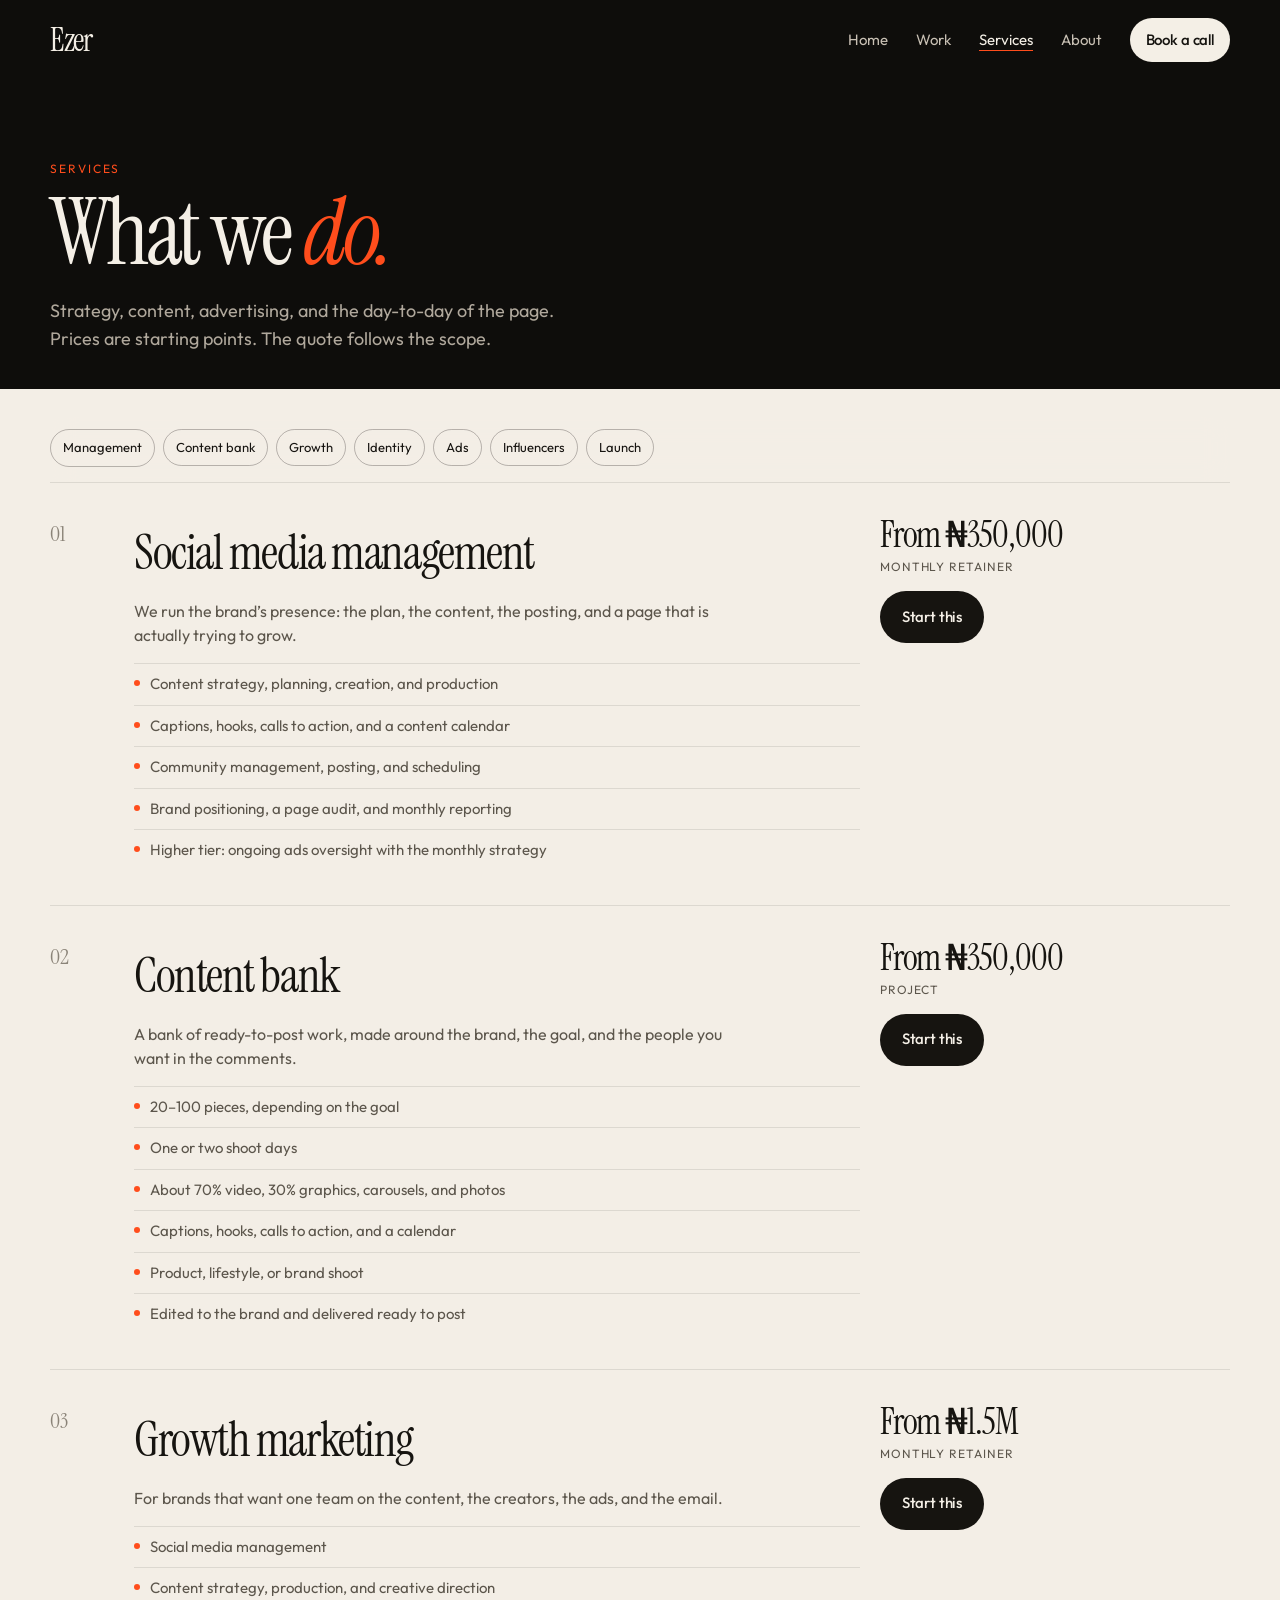
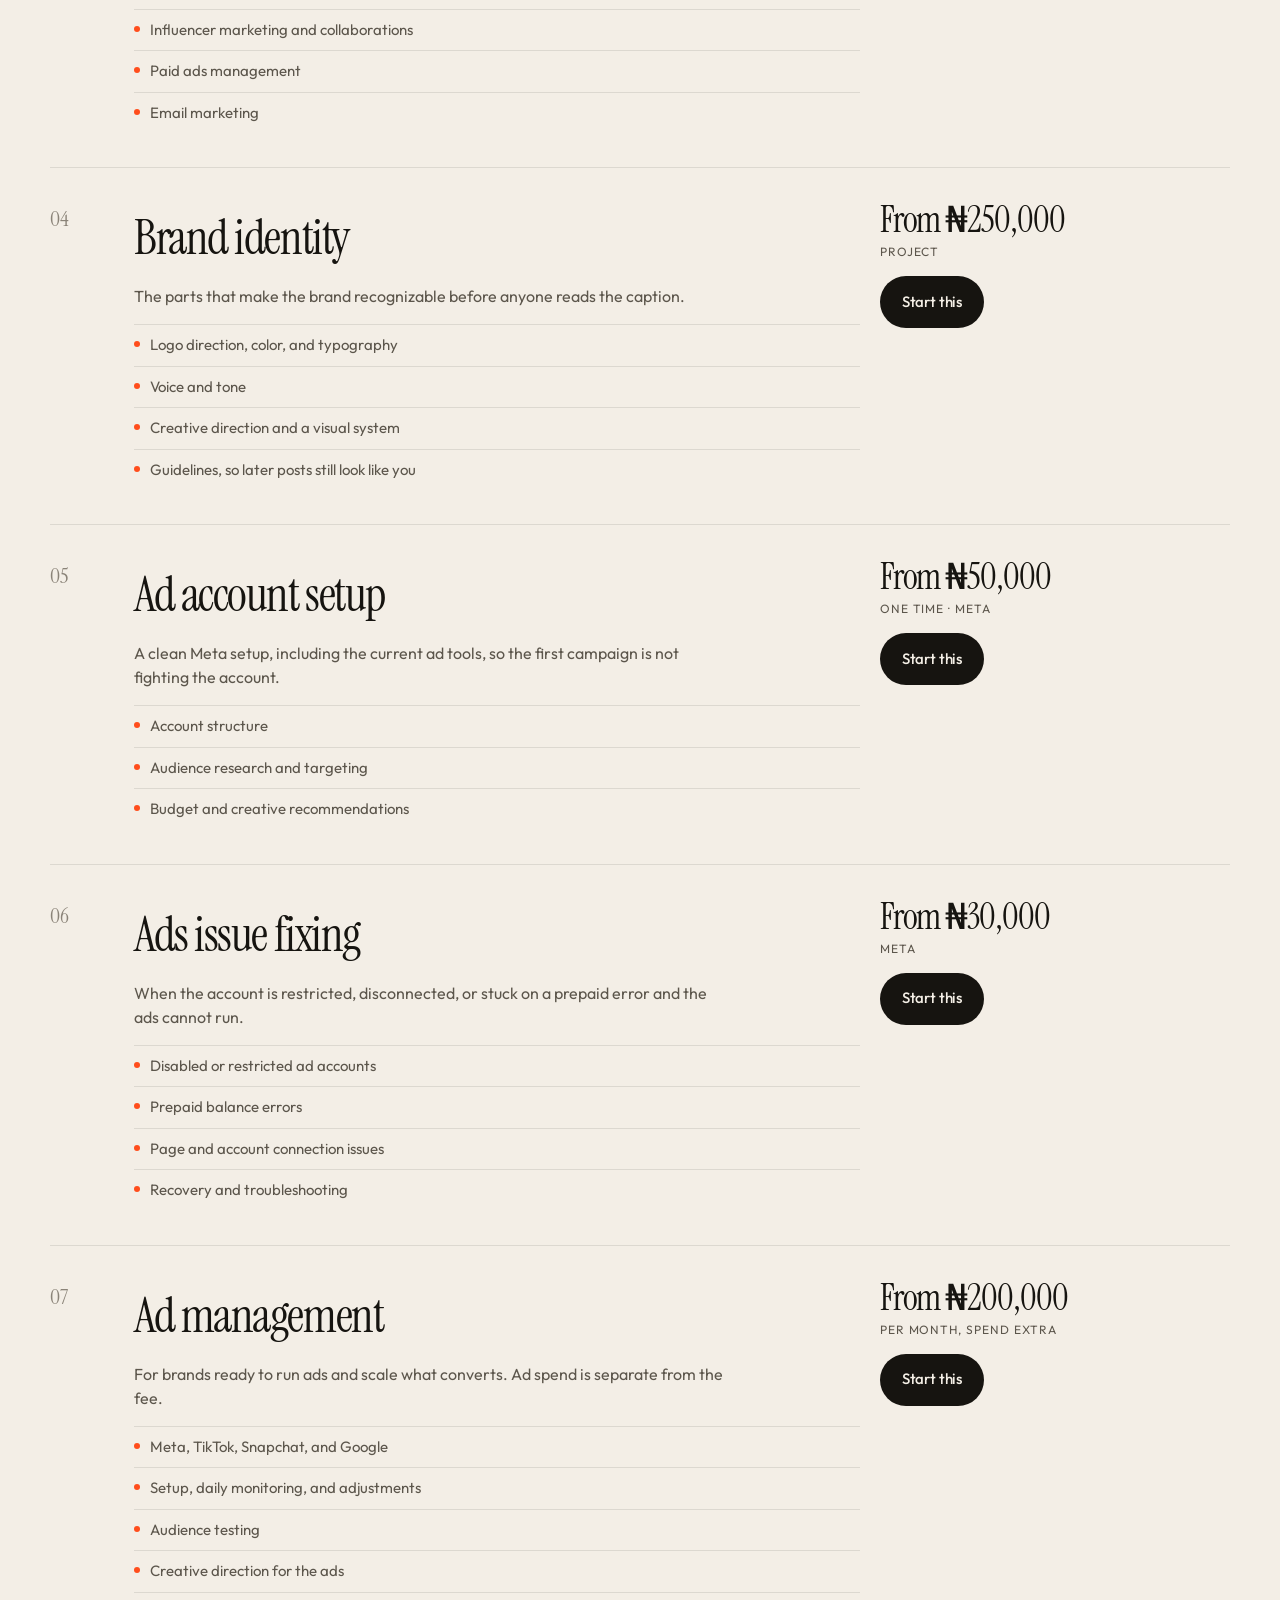
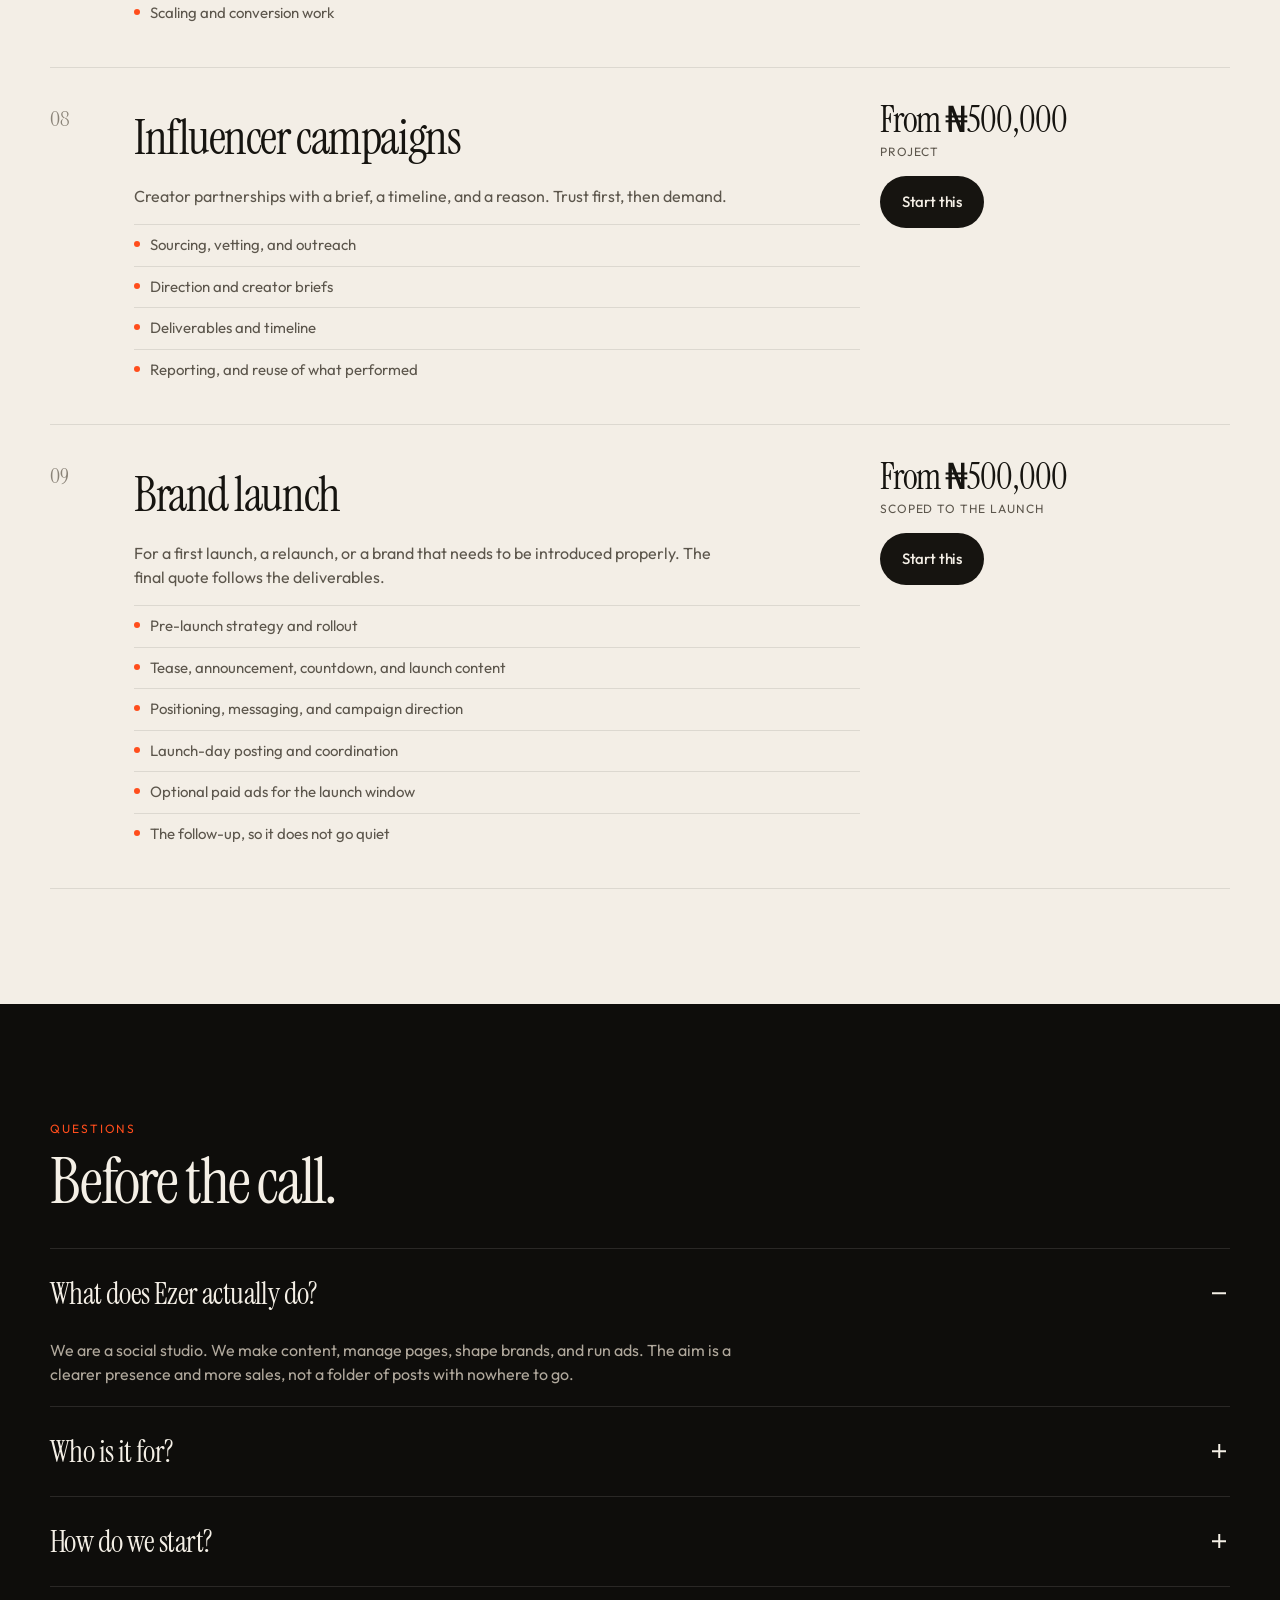
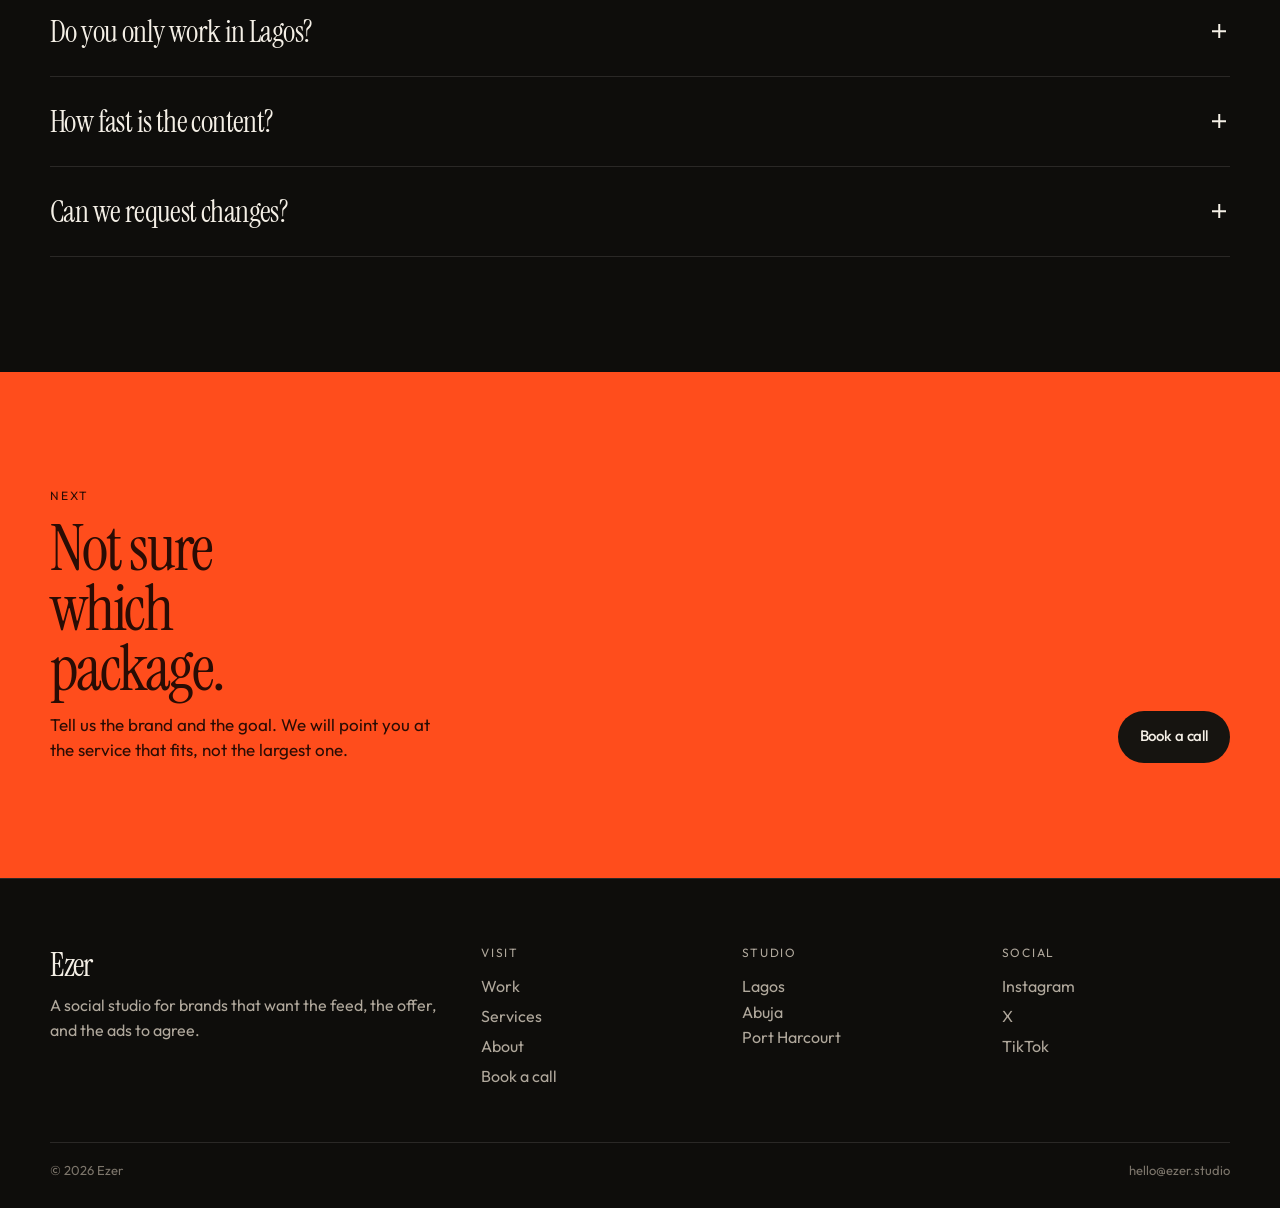
<file: services.html>
<!DOCTYPE html>
<html lang="en">
<head>
  <meta charset="utf-8">
  <meta name="viewport" content="width=device-width, initial-scale=1">
  <title>Services — Ezer</title>
  <meta name="description" content="Social management, content banks, growth retainers, branding, ads, influencers, and launches from Ezer.">
  <meta name="theme-color" content="#0e0d0b">
  <link rel="icon" href="favicon.svg">
  <link rel="preconnect" href="https://fonts.googleapis.com">
  <link rel="preconnect" href="https://fonts.gstatic.com" crossorigin>
  <link href="https://fonts.googleapis.com/css2?family=Instrument+Serif:ital@0;1&family=Outfit:wght@300;400;500;600&display=swap" rel="stylesheet">
  <link rel="stylesheet" href="css/styles.css">
  <script>document.documentElement.classList.add("js")</script>
</head>
<body>
  <a class="skip" href="#main">Skip to content</a>
  <header class="site-header">
    <a class="logo" href="index.html">Ezer</a>
    <button class="nav-toggle" type="button" aria-expanded="false" aria-controls="nav" aria-label="Open menu"><span></span><span></span></button>
    <nav class="nav" id="nav">
      <a href="index.html">Home</a>
      <a href="work.html">Work</a>
      <a href="services.html">Services</a>
      <a href="about.html">About</a>
      <a class="btn btn-light" href="contact.html">Book a call</a>
    </nav>
  </header>

  <main id="main">
    <section class="page-hero">
      <div class="wrap">
        <p class="kicker">Services</p>
        <h1>What we <em>do.</em></h1>
        <p class="lede">Strategy, content, advertising, and the day-to-day of the page. Prices are starting points. The quote follows the scope.</p>
      </div>
    </section>

    <section class="section ivory" style="padding-top: 28px;">
      <div class="wrap">
        <nav class="jump" aria-label="Service categories">
          <a href="#management">Management</a>
          <a href="#content-bank">Content bank</a>
          <a href="#growth">Growth</a>
          <a href="#identity">Identity</a>
          <a href="#ads">Ads</a>
          <a href="#influencers">Influencers</a>
          <a href="#launch">Launch</a>
        </nav>
        <div class="offer-list">
          <article class="offer" id="management">
            <p class="offer-index">01</p>
            <div class="offer-body">
              <h3>Social media management</h3>
              <p>We run the brand’s presence: the plan, the content, the posting, and a page that is actually trying to grow.</p>
              <ul class="features">
                <li>Content strategy, planning, creation, and production</li>
                <li>Captions, hooks, calls to action, and a content calendar</li>
                <li>Community management, posting, and scheduling</li>
                <li>Brand positioning, a page audit, and monthly reporting</li>
                <li>Higher tier: ongoing ads oversight with the monthly strategy</li>
              </ul>
            </div>
            <div class="offer-side">
              <p class="price">From ₦350,000<span>Monthly retainer</span></p>
              <a class="btn btn-dark" href="contact.html?service=Social%20media%20management">Start this</a>
            </div>
          </article>

          <article class="offer" id="content-bank">
            <p class="offer-index">02</p>
            <div class="offer-body">
              <h3>Content bank</h3>
              <p>A bank of ready-to-post work, made around the brand, the goal, and the people you want in the comments.</p>
              <ul class="features">
                <li>20–100 pieces, depending on the goal</li>
                <li>One or two shoot days</li>
                <li>About 70% video, 30% graphics, carousels, and photos</li>
                <li>Captions, hooks, calls to action, and a calendar</li>
                <li>Product, lifestyle, or brand shoot</li>
                <li>Edited to the brand and delivered ready to post</li>
              </ul>
            </div>
            <div class="offer-side">
              <p class="price">From ₦350,000<span>Project</span></p>
              <a class="btn btn-dark" href="contact.html?service=Content%20bank">Start this</a>
            </div>
          </article>

          <article class="offer" id="growth">
            <p class="offer-index">03</p>
            <div class="offer-body">
              <h3>Growth marketing</h3>
              <p>For brands that want one team on the content, the creators, the ads, and the email.</p>
              <ul class="features">
                <li>Social media management</li>
                <li>Content strategy, production, and creative direction</li>
                <li>Influencer marketing and collaborations</li>
                <li>Paid ads management</li>
                <li>Email marketing</li>
              </ul>
            </div>
            <div class="offer-side">
              <p class="price">From ₦1.5M<span>Monthly retainer</span></p>
              <a class="btn btn-dark" href="contact.html?service=Growth%20marketing">Start this</a>
            </div>
          </article>

          <article class="offer" id="identity">
            <p class="offer-index">04</p>
            <div class="offer-body">
              <h3>Brand identity</h3>
              <p>The parts that make the brand recognizable before anyone reads the caption.</p>
              <ul class="features">
                <li>Logo direction, color, and typography</li>
                <li>Voice and tone</li>
                <li>Creative direction and a visual system</li>
                <li>Guidelines, so later posts still look like you</li>
              </ul>
            </div>
            <div class="offer-side">
              <p class="price">From ₦250,000<span>Project</span></p>
              <a class="btn btn-dark" href="contact.html?service=Brand%20identity">Start this</a>
            </div>
          </article>

          <article class="offer" id="ads">
            <p class="offer-index">05</p>
            <div class="offer-body">
              <h3>Ad account setup</h3>
              <p>A clean Meta setup, including the current ad tools, so the first campaign is not fighting the account.</p>
              <ul class="features">
                <li>Account structure</li>
                <li>Audience research and targeting</li>
                <li>Budget and creative recommendations</li>
              </ul>
            </div>
            <div class="offer-side">
              <p class="price">From ₦50,000<span>One time · Meta</span></p>
              <a class="btn btn-dark" href="contact.html?service=Ad%20account%20setup">Start this</a>
            </div>
          </article>

          <article class="offer">
            <p class="offer-index">06</p>
            <div class="offer-body">
              <h3>Ads issue fixing</h3>
              <p>When the account is restricted, disconnected, or stuck on a prepaid error and the ads cannot run.</p>
              <ul class="features">
                <li>Disabled or restricted ad accounts</li>
                <li>Prepaid balance errors</li>
                <li>Page and account connection issues</li>
                <li>Recovery and troubleshooting</li>
              </ul>
            </div>
            <div class="offer-side">
              <p class="price">From ₦30,000<span>Meta</span></p>
              <a class="btn btn-dark" href="contact.html?service=Ads%20issue%20fixing">Start this</a>
            </div>
          </article>

          <article class="offer">
            <p class="offer-index">07</p>
            <div class="offer-body">
              <h3>Ad management</h3>
              <p>For brands ready to run ads and scale what converts. Ad spend is separate from the fee.</p>
              <ul class="features">
                <li>Meta, TikTok, Snapchat, and Google</li>
                <li>Setup, daily monitoring, and adjustments</li>
                <li>Audience testing</li>
                <li>Creative direction for the ads</li>
                <li>Scaling and conversion work</li>
              </ul>
            </div>
            <div class="offer-side">
              <p class="price">From ₦200,000<span>Per month, spend extra</span></p>
              <a class="btn btn-dark" href="contact.html?service=Ad%20management">Start this</a>
            </div>
          </article>

          <article class="offer" id="influencers">
            <p class="offer-index">08</p>
            <div class="offer-body">
              <h3>Influencer campaigns</h3>
              <p>Creator partnerships with a brief, a timeline, and a reason. Trust first, then demand.</p>
              <ul class="features">
                <li>Sourcing, vetting, and outreach</li>
                <li>Direction and creator briefs</li>
                <li>Deliverables and timeline</li>
                <li>Reporting, and reuse of what performed</li>
              </ul>
            </div>
            <div class="offer-side">
              <p class="price">From ₦500,000<span>Project</span></p>
              <a class="btn btn-dark" href="contact.html?service=Influencer%20campaigns">Start this</a>
            </div>
          </article>

          <article class="offer" id="launch">
            <p class="offer-index">09</p>
            <div class="offer-body">
              <h3>Brand launch</h3>
              <p>For a first launch, a relaunch, or a brand that needs to be introduced properly. The final quote follows the deliverables.</p>
              <ul class="features">
                <li>Pre-launch strategy and rollout</li>
                <li>Tease, announcement, countdown, and launch content</li>
                <li>Positioning, messaging, and campaign direction</li>
                <li>Launch-day posting and coordination</li>
                <li>Optional paid ads for the launch window</li>
                <li>The follow-up, so it does not go quiet</li>
              </ul>
            </div>
            <div class="offer-side">
              <p class="price">From ₦500,000<span>Scoped to the launch</span></p>
              <a class="btn btn-dark" href="contact.html?service=Brand%20launch">Start this</a>
            </div>
          </article>
        </div>
      </div>
    </section>

    <section class="section">
      <div class="wrap">
        <div class="section-head solo">
          <div>
            <p class="kicker">Questions</p>
            <h2>Before the call.</h2>
          </div>
        </div>
        <div class="faq">
          <div class="faq-item">
            <button type="button" aria-expanded="true">What does Ezer actually do?<span class="plus" aria-hidden="true"></span></button>
            <div class="faq-panel">
              <p>We are a social studio. We make content, manage pages, shape brands, and run ads. The aim is a clearer presence and more sales, not a folder of posts with nowhere to go.</p>
            </div>
          </div>
          <div class="faq-item">
            <button type="button" aria-expanded="false">Who is it for?<span class="plus" aria-hidden="true"></span></button>
            <div class="faq-panel" hidden>
              <p>Fashion, beauty, lifestyle, restaurants, services, and other businesses that want the page to do real work. If the offer itself is still unclear, start with a call before a retainer.</p>
            </div>
          </div>
          <div class="faq-item">
            <button type="button" aria-expanded="false">How do we start?<span class="plus" aria-hidden="true"></span></button>
            <div class="faq-panel" hidden>
              <p>Send the form, or write with the package you have in mind. Tell us the brand and the goal. We recommend a service and the next step.</p>
            </div>
          </div>
          <div class="faq-item">
            <button type="button" aria-expanded="false">Do you only work in Lagos?<span class="plus" aria-hidden="true"></span></button>
            <div class="faq-panel" hidden>
              <p>No. We work with brands across Nigeria, with people in Lagos, Abuja, and Port Harcourt.</p>
            </div>
          </div>
          <div class="faq-item">
            <button type="button" aria-expanded="false">How fast is the content?<span class="plus" aria-hidden="true"></span></button>
            <div class="faq-panel" hidden>
              <p>Most projects take about two weeks, depending on scope. After a shoot, the first cut is usually within 72 hours. Many content banks are ready inside a week.</p>
            </div>
          </div>
          <div class="faq-item">
            <button type="button" aria-expanded="false">Can we request changes?<span class="plus" aria-hidden="true"></span></button>
            <div class="faq-panel" hidden>
              <p>Yes. Two revision rounds are included, so the work can match the brand before anything is posted or delivered.</p>
            </div>
          </div>
        </div>
      </div>
    </section>

    <section class="section cta-band">
      <div class="wrap cta-inner">
        <div>
          <p class="kicker">Next</p>
          <h2>Not sure which package.</h2>
          <p>Tell us the brand and the goal. We will point you at the service that fits, not the largest one.</p>
        </div>
        <a class="btn btn-dark" href="contact.html">Book a call</a>
      </div>
    </section>
  </main>

  <footer class="site-footer">
    <div class="wrap footer-grid">
      <div>
        <a class="logo" href="index.html">Ezer</a>
        <p>A social studio for brands that want the feed, the offer, and the ads to agree.</p>
      </div>
      <div>
        <p class="footer-label">Visit</p>
        <a href="work.html">Work</a>
        <a href="services.html">Services</a>
        <a href="about.html">About</a>
        <a href="contact.html">Book a call</a>
      </div>
      <div>
        <p class="footer-label">Studio</p>
        <p>Lagos<br>Abuja<br>Port Harcourt</p>
      </div>
      <div>
        <p class="footer-label">Social</p>
        <a href="https://instagram.com" target="_blank" rel="noreferrer">Instagram</a>
        <a href="https://x.com" target="_blank" rel="noreferrer">X</a>
        <a href="https://www.tiktok.com" target="_blank" rel="noreferrer">TikTok</a>
      </div>
    </div>
    <div class="wrap legal">
      <span>© 2026 Ezer</span>
      <a href="mailto:hello@ezer.studio">hello@ezer.studio</a>
    </div>
  </footer>
  <script src="js/main.js"></script>
</body>
</html>
</file>
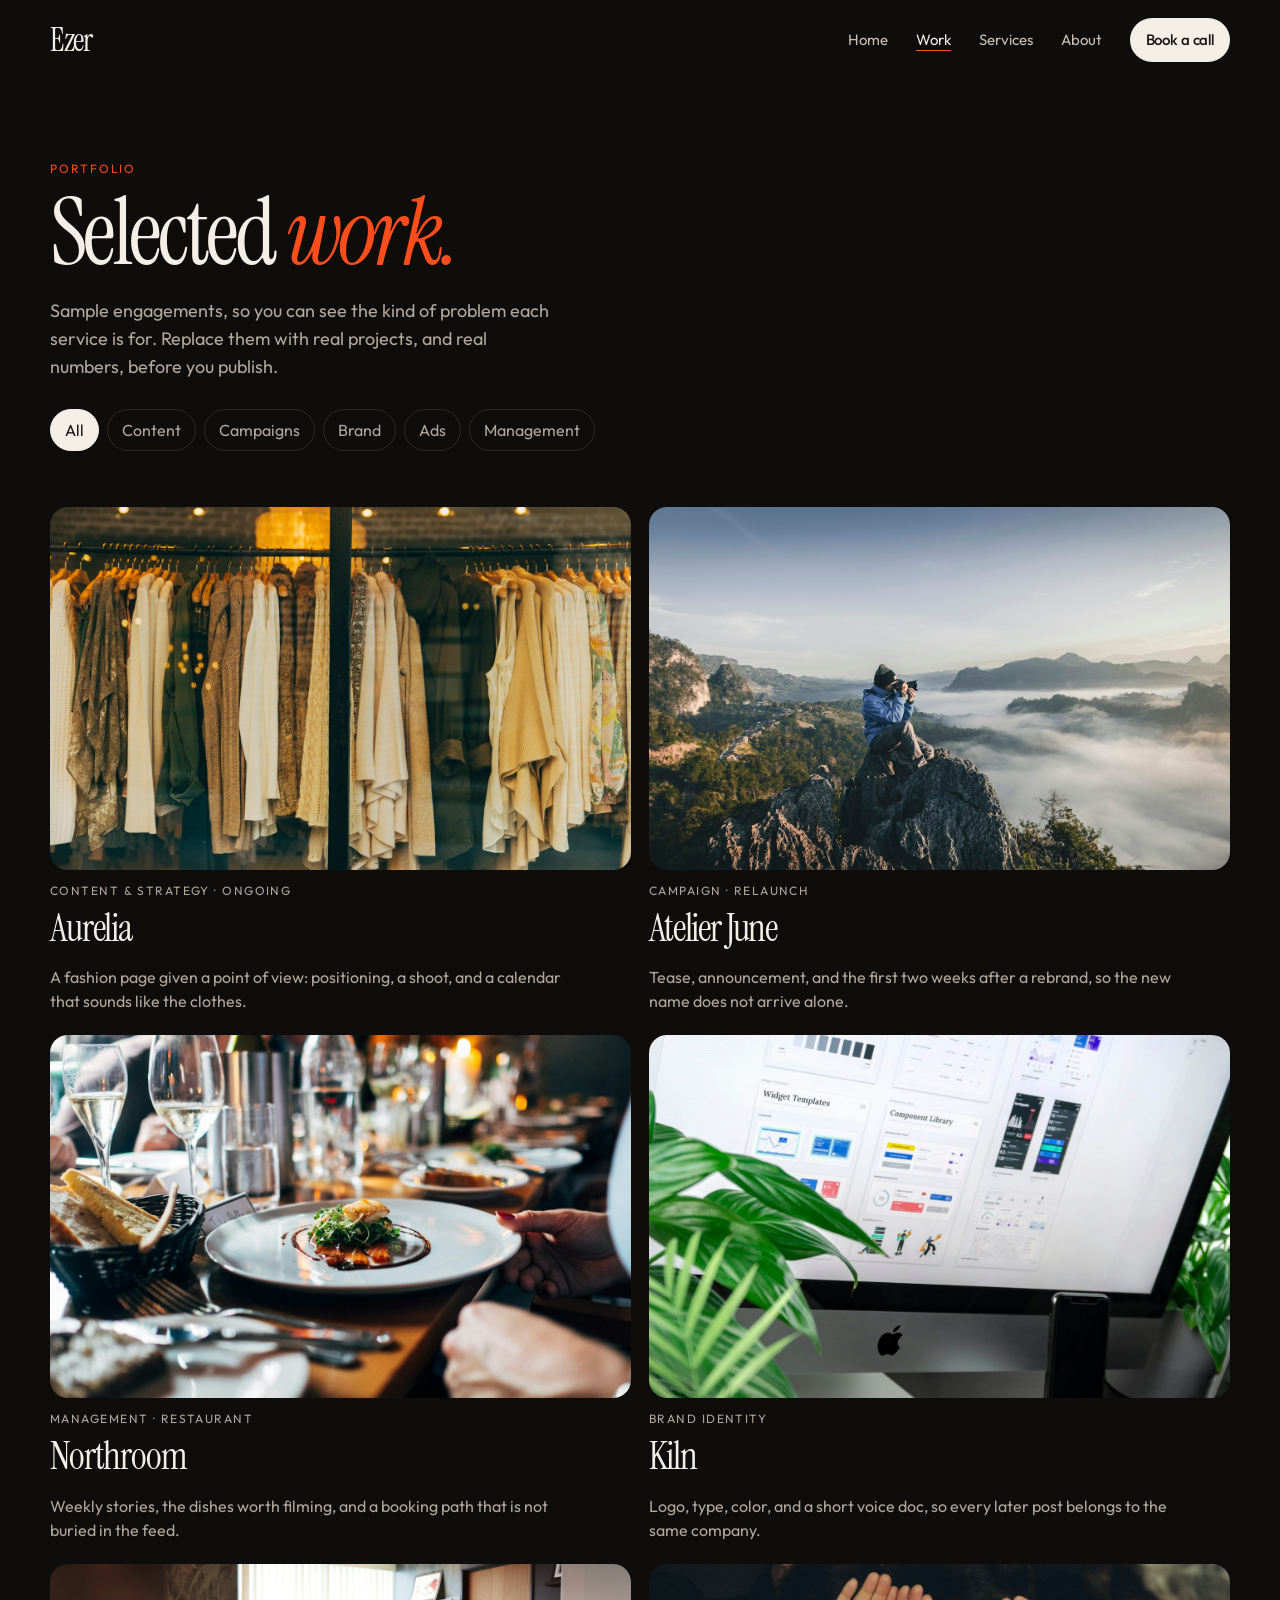
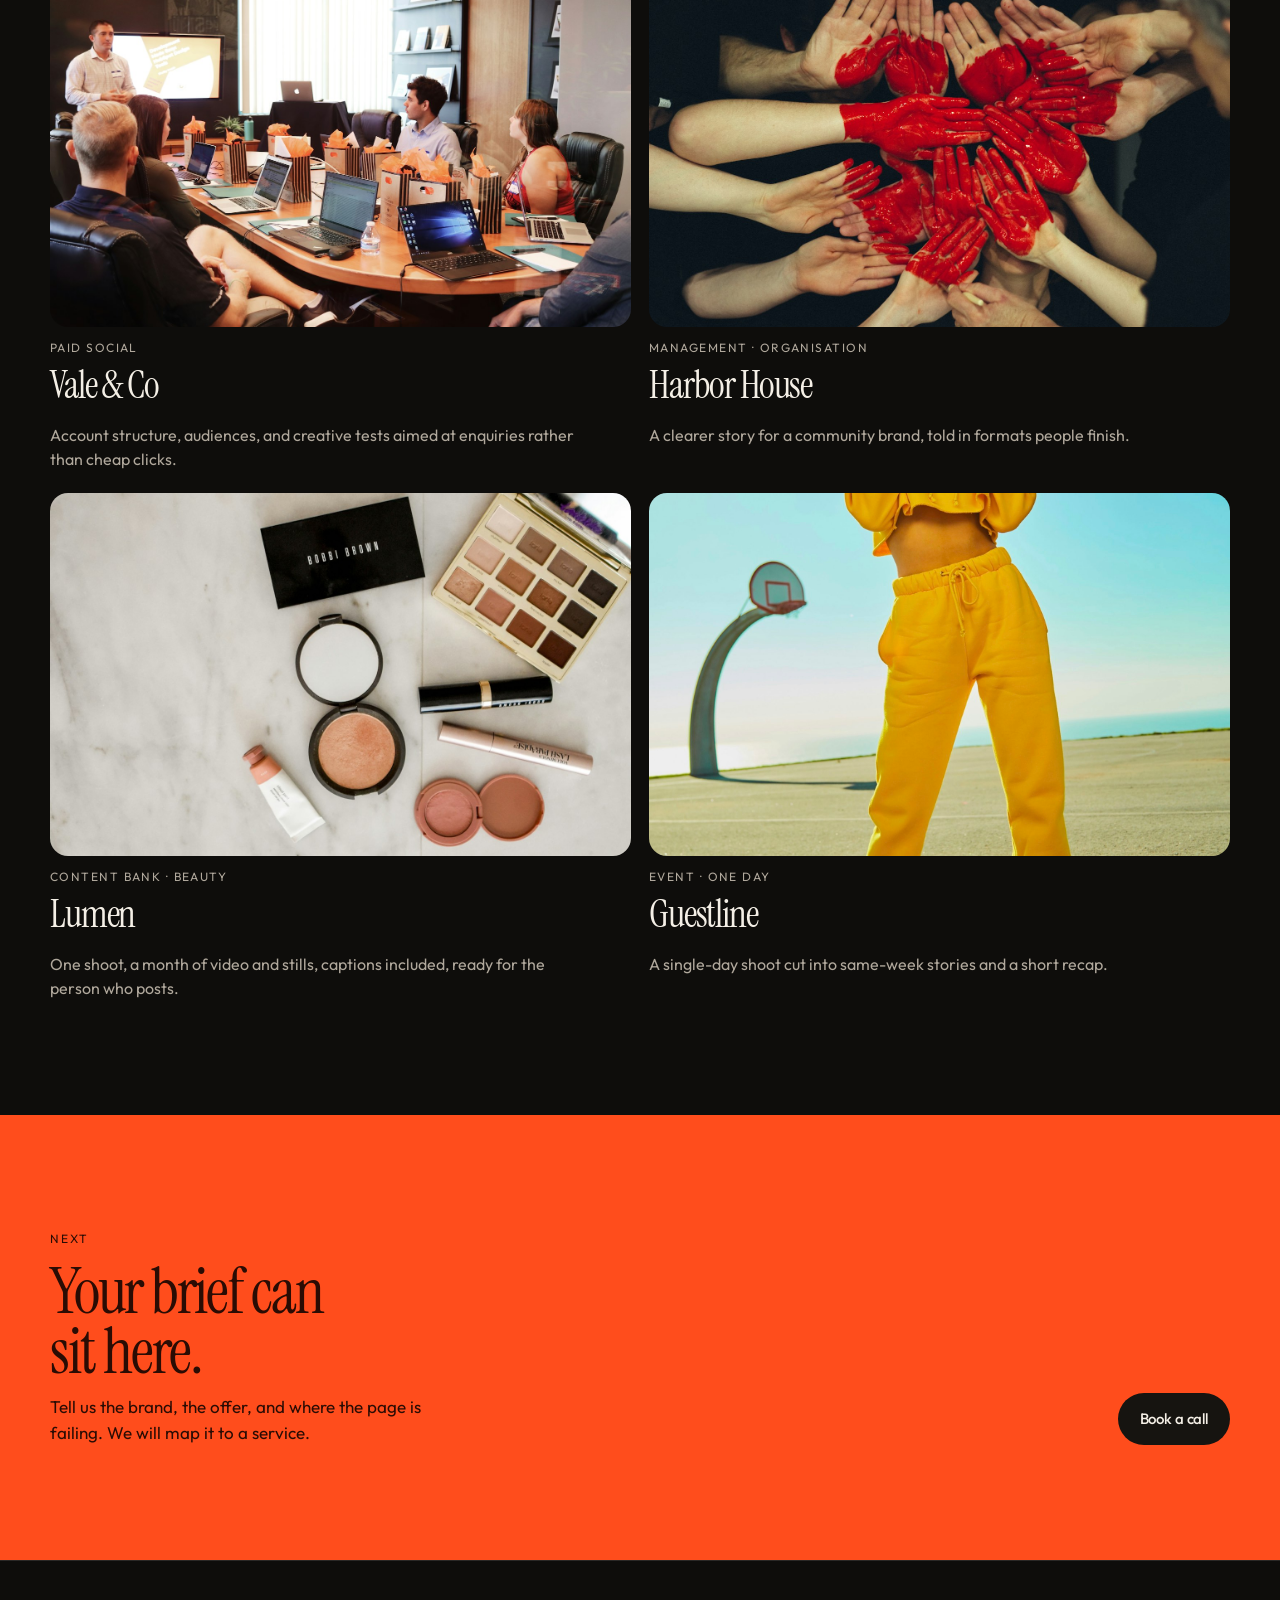
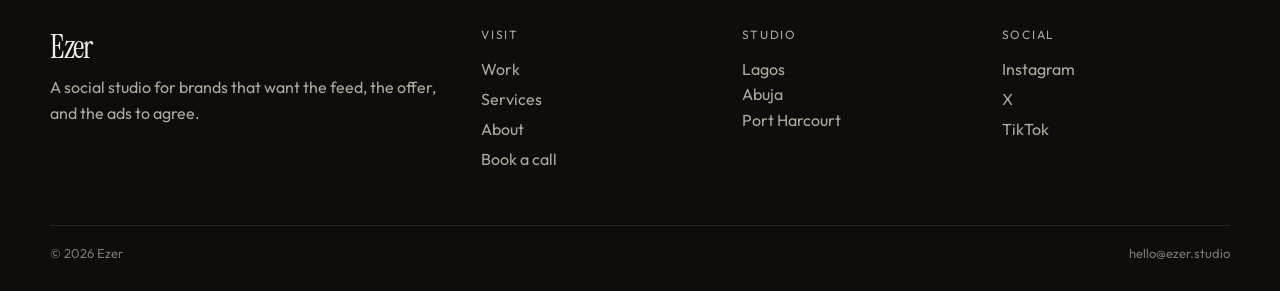
<file: work.html>
<!DOCTYPE html>
<html lang="en">
<head>
  <meta charset="utf-8">
  <meta name="viewport" content="width=device-width, initial-scale=1">
  <title>Work — Ezer</title>
  <meta name="description" content="Sample Ezer projects across content, campaigns, brand, ads, and social management.">
  <meta name="theme-color" content="#0e0d0b">
  <link rel="icon" href="favicon.svg">
  <link rel="preconnect" href="https://fonts.googleapis.com">
  <link rel="preconnect" href="https://fonts.gstatic.com" crossorigin>
  <link href="https://fonts.googleapis.com/css2?family=Instrument+Serif:ital@0;1&family=Outfit:wght@300;400;500;600&display=swap" rel="stylesheet">
  <link rel="stylesheet" href="css/styles.css">
  <script>document.documentElement.classList.add("js")</script>
</head>
<body>
  <a class="skip" href="#main">Skip to content</a>
  <header class="site-header">
    <a class="logo" href="index.html">Ezer</a>
    <button class="nav-toggle" type="button" aria-expanded="false" aria-controls="nav" aria-label="Open menu"><span></span><span></span></button>
    <nav class="nav" id="nav">
      <a href="index.html">Home</a>
      <a href="work.html">Work</a>
      <a href="services.html">Services</a>
      <a href="about.html">About</a>
      <a class="btn btn-light" href="contact.html">Book a call</a>
    </nav>
  </header>

  <main id="main">
    <section class="page-hero">
      <div class="wrap">
        <p class="kicker">Portfolio</p>
        <h1>Selected <em>work.</em></h1>
        <p class="lede">Sample engagements, so you can see the kind of problem each service is for. Replace them with real projects, and real numbers, before you publish.</p>
        <div class="filters" role="toolbar" aria-label="Filter projects">
          <button type="button" class="is-on" data-filter="all">All</button>
          <button type="button" data-filter="content">Content</button>
          <button type="button" data-filter="campaign">Campaigns</button>
          <button type="button" data-filter="brand">Brand</button>
          <button type="button" data-filter="ads">Ads</button>
          <button type="button" data-filter="management">Management</button>
        </div>
      </div>
    </section>

    <section class="section work-block">
      <div class="wrap">
        <div class="work-page-grid">
          <a class="work-card" data-cat="content" href="contact.html?project=Aurelia&service=Content%20bank">
            <div class="work-media"><img src="images/fashion.jpg" alt="A rail of clothing in a studio"></div>
            <div class="work-meta">
              <div>
                <span class="work-kicker">Content &amp; strategy · Ongoing</span>
                <h3>Aurelia</h3>
                <p class="work-copy">A fashion page given a point of view: positioning, a shoot, and a calendar that sounds like the clothes.</p>
              </div>
            </div>
          </a>
          <a class="work-card" data-cat="campaign" href="contact.html?project=Atelier%20June&service=Brand%20launch">
            <div class="work-media"><img src="images/studio.jpg" alt="A camera on set during a shoot"></div>
            <div class="work-meta">
              <div>
                <span class="work-kicker">Campaign · Relaunch</span>
                <h3>Atelier June</h3>
                <p class="work-copy">Tease, announcement, and the first two weeks after a rebrand, so the new name does not arrive alone.</p>
              </div>
            </div>
          </a>
          <a class="work-card" data-cat="management" href="contact.html?project=Northroom&service=Social%20media%20management">
            <div class="work-media"><img src="images/dining.jpg" alt="Plated dishes on a restaurant table"></div>
            <div class="work-meta">
              <div>
                <span class="work-kicker">Management · Restaurant</span>
                <h3>Northroom</h3>
                <p class="work-copy">Weekly stories, the dishes worth filming, and a booking path that is not buried in the feed.</p>
              </div>
            </div>
          </a>
          <a class="work-card" data-cat="brand" href="contact.html?project=Kiln&service=Brand%20identity">
            <div class="work-media"><img src="images/design.jpg" alt="Brand design materials on a table"></div>
            <div class="work-meta">
              <div>
                <span class="work-kicker">Brand identity</span>
                <h3>Kiln</h3>
                <p class="work-copy">Logo, type, color, and a short voice doc, so every later post belongs to the same company.</p>
              </div>
            </div>
          </a>
          <a class="work-card" data-cat="ads" href="contact.html?project=Vale%20%26%20Co&service=Ad%20management">
            <div class="work-media"><img src="images/campaign.jpg" alt="A team reviewing a campaign on a laptop"></div>
            <div class="work-meta">
              <div>
                <span class="work-kicker">Paid social</span>
                <h3>Vale &amp; Co</h3>
                <p class="work-copy">Account structure, audiences, and creative tests aimed at enquiries rather than cheap clicks.</p>
              </div>
            </div>
          </a>
          <a class="work-card" data-cat="management" href="contact.html?project=Harbor%20House&service=Social%20media%20management">
            <div class="work-media"><img src="images/community.jpg" alt="People gathered outdoors at a community event"></div>
            <div class="work-meta">
              <div>
                <span class="work-kicker">Management · Organisation</span>
                <h3>Harbor House</h3>
                <p class="work-copy">A clearer story for a community brand, told in formats people finish.</p>
              </div>
            </div>
          </a>
          <a class="work-card" data-cat="content" href="contact.html?project=Lumen&service=Content%20bank">
            <div class="work-media"><img src="images/beauty.jpg" alt="Beauty still life with brushes and product"></div>
            <div class="work-meta">
              <div>
                <span class="work-kicker">Content bank · Beauty</span>
                <h3>Lumen</h3>
                <p class="work-copy">One shoot, a month of video and stills, captions included, ready for the person who posts.</p>
              </div>
            </div>
          </a>
          <a class="work-card" data-cat="campaign" href="contact.html?project=Guestline&service=Content%20bank">
            <div class="work-media"><img src="images/hero.jpg" alt="A guest arriving at an evening event"></div>
            <div class="work-meta">
              <div>
                <span class="work-kicker">Event · One day</span>
                <h3>Guestline</h3>
                <p class="work-copy">A single-day shoot cut into same-week stories and a short recap.</p>
              </div>
            </div>
          </a>
        </div>
        <p class="empty" hidden>Nothing in this set.</p>
      </div>
    </section>

    <section class="section cta-band">
      <div class="wrap cta-inner">
        <div>
          <p class="kicker">Next</p>
          <h2>Your brief can sit here.</h2>
          <p>Tell us the brand, the offer, and where the page is failing. We will map it to a service.</p>
        </div>
        <a class="btn btn-dark" href="contact.html">Book a call</a>
      </div>
    </section>
  </main>

  <footer class="site-footer">
    <div class="wrap footer-grid">
      <div>
        <a class="logo" href="index.html">Ezer</a>
        <p>A social studio for brands that want the feed, the offer, and the ads to agree.</p>
      </div>
      <div>
        <p class="footer-label">Visit</p>
        <a href="work.html">Work</a>
        <a href="services.html">Services</a>
        <a href="about.html">About</a>
        <a href="contact.html">Book a call</a>
      </div>
      <div>
        <p class="footer-label">Studio</p>
        <p>Lagos<br>Abuja<br>Port Harcourt</p>
      </div>
      <div>
        <p class="footer-label">Social</p>
        <a href="https://instagram.com" target="_blank" rel="noreferrer">Instagram</a>
        <a href="https://x.com" target="_blank" rel="noreferrer">X</a>
        <a href="https://www.tiktok.com" target="_blank" rel="noreferrer">TikTok</a>
      </div>
    </div>
    <div class="wrap legal">
      <span>© 2026 Ezer</span>
      <a href="mailto:hello@ezer.studio">hello@ezer.studio</a>
    </div>
  </footer>
  <script src="js/main.js"></script>
</body>
</html>
</file>
<file: css/styles.css>
:root {
  --bg: #0e0d0b;
  --bg-elev: #171512;
  --text: #f4efe6;
  --muted: #b0a89c;
  --faint: #7c756b;
  --line: rgba(244, 239, 230, 0.12);
  --line-strong: rgba(244, 239, 230, 0.28);
  --accent: #ff4d1c;
  --ivory: #f3eee6;
  --ink: #161410;
  --serif: "Instrument Serif", "Palatino Linotype", Georgia, serif;
  --sans: "Outfit", "Segoe UI", sans-serif;
  color-scheme: dark;
}

* { box-sizing: border-box; }
html { scroll-behavior: smooth; }
html, body { overflow-x: clip; }
body {
  margin: 0;
  background: var(--bg);
  color: var(--text);
  font-family: var(--sans);
  font-size: 16px;
  line-height: 1.5;
  font-weight: 400;
}
img { max-width: 100%; display: block; }
button, input, select, textarea { font: inherit; }
h1, h2, h3, p, ul, figure { margin: 0; }
a { color: inherit; }
[hidden] { display: none !important; }
::selection { background: var(--accent); color: #fff; }

.skip {
  position: absolute;
  left: 16px;
  top: -48px;
  background: #fff;
  color: #000;
  padding: 8px 12px;
  z-index: 100;
  border-radius: 8px;
}
.skip:focus { top: 12px; }

.wrap {
  width: min(1180px, calc(100% - 48px));
  margin-inline: auto;
}

.site-header {
  position: fixed;
  inset: 0 0 auto 0;
  z-index: 80;
  display: flex;
  align-items: center;
  justify-content: space-between;
  gap: 20px;
  padding: 18px max(24px, calc((100% - 1180px) / 2));
  color: #f4efe6;
  border-bottom: 1px solid transparent;
  transition: background 0.25s ease, border-color 0.25s ease;
}
.site-header.scrolled {
  background: rgba(14, 13, 11, 0.9);
  backdrop-filter: blur(16px);
  border-bottom-color: var(--line);
}
.logo {
  font-family: var(--serif);
  font-size: 32px;
  line-height: 1;
  letter-spacing: -0.04em;
  text-decoration: none;
  color: #f4efe6;
  position: relative;
  z-index: 82;
}
.nav {
  display: flex;
  align-items: center;
  gap: 28px;
}
.nav a:not(.btn) {
  text-decoration: none;
  color: #c8c0b4;
  font-size: 15px;
}
.nav a:not(.btn):hover,
.nav a:not(.btn)[aria-current="page"] { color: #f4efe6; }
.nav a:not(.btn)[aria-current="page"] { box-shadow: inset 0 -1px 0 var(--accent); }

.nav-toggle {
  display: none;
  width: 46px;
  height: 46px;
  border-radius: 999px;
  border: 1px solid rgba(244, 239, 230, 0.28);
  background: transparent;
  position: relative;
  z-index: 83;
  cursor: pointer;
  padding: 0;
}
.nav-toggle span {
  position: absolute;
  left: 14px;
  right: 14px;
  height: 1.5px;
  background: #f4efe6;
  transition: transform 0.2s ease, top 0.2s ease;
}
.nav-toggle span:first-child { top: 18px; }
.nav-toggle span:last-child { top: 26px; }
body.nav-open .nav-toggle span:first-child { top: 22px; transform: rotate(45deg); }
body.nav-open .nav-toggle span:last-child { top: 22px; transform: rotate(-45deg); }

.btn {
  display: inline-flex;
  align-items: center;
  justify-content: center;
  gap: 10px;
  height: 52px;
  padding: 0 22px;
  border-radius: 999px;
  border: 0;
  text-decoration: none;
  cursor: pointer;
  font-size: 15px;
  font-weight: 500;
  letter-spacing: -0.01em;
  transition: transform 0.2s ease, background 0.2s ease;
}
.btn:hover { transform: translateY(-2px); }
.btn-light { background: #f4efe6; color: var(--ink); height: 44px; padding: 0 16px; }
.btn-dark { background: var(--ink); color: #f4efe6; }
.btn-accent { background: var(--accent); color: #fff; }
.btn-ghost {
  background: transparent;
  color: inherit;
  box-shadow: inset 0 0 0 1px var(--line-strong);
}
.text-link {
  display: inline-flex;
  margin-top: 8px;
  text-decoration: none;
  border-bottom: 1px solid var(--line-strong);
  padding-bottom: 2px;
}

.hero {
  min-height: 100svh;
  display: flex;
  align-items: center;
  padding: 130px 0 64px;
  position: relative;
}
.hero::before {
  content: "";
  position: absolute;
  width: 48vw;
  height: 48vw;
  right: -8vw;
  top: -6vw;
  background: radial-gradient(circle, rgba(255, 77, 28, 0.18), transparent 68%);
  pointer-events: none;
}
.hero-grid {
  position: relative;
  display: grid;
  grid-template-columns: 1.12fr 0.88fr;
  gap: 48px;
  align-items: start;
}
.hero-copy { padding-top: 12px; }
.kicker {
  margin: 0 0 14px;
  font-size: 12px;
  letter-spacing: 0.16em;
  text-transform: uppercase;
  color: var(--accent);
}
.hero h1,
.page-hero h1 {
  font-family: var(--serif);
  font-weight: 400;
  letter-spacing: -0.04em;
  line-height: 0.9;
  font-size: clamp(58px, 7.2vw, 108px);
  margin: 0;
}
.hero h1 em,
.page-hero h1 em {
  font-style: italic;
  color: var(--accent);
}
.lede {
  margin-top: 22px;
  max-width: 42ch;
  color: var(--muted);
  font-size: 18px;
  line-height: 1.55;
}
.hero-actions { display: flex; flex-wrap: wrap; gap: 12px; margin-top: 28px; }
.hero-note { margin-top: 18px; color: var(--faint); font-size: 14px; }
.hero-visual { position: relative; }
.hero-visual img {
  width: 100%;
  aspect-ratio: 4 / 5;
  object-fit: cover;
  border-radius: 22px 22px 110px 22px;
  background: #2a261f;
}
.hero-card {
  position: absolute;
  left: -28px;
  bottom: 28px;
  width: min(250px, 72%);
  background: var(--ivory);
  color: var(--ink);
  padding: 18px 18px 16px;
  border-radius: 16px;
  box-shadow: 0 24px 50px rgba(0, 0, 0, 0.28);
}
.hero-card span {
  display: block;
  font-size: 11px;
  letter-spacing: 0.14em;
  text-transform: uppercase;
  color: #8a6a58;
  margin-bottom: 8px;
}
.hero-card strong {
  font-family: var(--serif);
  font-weight: 400;
  font-size: 24px;
  letter-spacing: -0.03em;
  line-height: 1.05;
}

.standards { border-top: 1px solid var(--line); }
.standards-grid { display: grid; grid-template-columns: repeat(4, 1fr); }
.standards article { padding: 28px 22px 32px; border-left: 1px solid var(--line); }
.standards article:first-child { border-left: 0; padding-left: 0; }
.standards strong {
  display: block;
  font-family: var(--serif);
  font-weight: 400;
  font-size: 28px;
  margin-bottom: 8px;
}
.standards p { color: var(--muted); font-size: 15px; line-height: 1.45; }

.marquee {
  overflow: hidden;
  border-top: 1px solid var(--line);
  border-bottom: 1px solid var(--line);
  padding: 16px 0;
}
.marquee-track {
  display: flex;
  align-items: center;
  width: max-content;
  animation: ticker 32s linear infinite;
}
.marquee span {
  padding: 0 18px;
  font-size: 13px;
  letter-spacing: 0.16em;
  text-transform: uppercase;
  color: var(--muted);
}
.marquee i {
  width: 5px;
  height: 5px;
  border-radius: 50%;
  background: var(--accent);
  display: block;
}
.marquee:hover .marquee-track { animation-play-state: paused; }
@keyframes ticker { to { transform: translateX(-50%); } }

.section { padding: clamp(72px, 9vw, 120px) 0; }
.ivory {
  --text: var(--ink);
  --muted: #5c564c;
  --faint: #8a8378;
  --line: rgba(22, 20, 16, 0.1);
  --line-strong: rgba(22, 20, 16, 0.28);
  --bg-elev: #fffaf3;
  background-color: var(--ivory);
  background-image: radial-gradient(rgba(20, 18, 15, 0.035) 0.6px, transparent 0.6px);
  background-size: 4px 4px;
  color: var(--ink);
  color-scheme: light;
}
.section-head {
  display: grid;
  grid-template-columns: minmax(0, 1.1fr) minmax(0, 0.9fr);
  gap: 32px;
  align-items: end;
  margin-bottom: 28px;
}
.section-head.solo { grid-template-columns: 1fr; margin-bottom: 36px; }
.section-head h2,
.split h2,
.cta-band h2 {
  font-family: var(--serif);
  font-weight: 400;
  letter-spacing: -0.035em;
  line-height: 0.94;
  font-size: clamp(42px, 5vw, 72px);
}
.head-copy { color: var(--muted); font-size: 18px; line-height: 1.5; max-width: 42ch; }

.offer { scroll-margin-top: 130px; }
.offer-list { border-bottom: 1px solid var(--line); }
.offer {
  display: grid;
  grid-template-columns: 64px minmax(0, 1.45fr) minmax(180px, 0.7fr);
  gap: 20px;
  padding: 34px 0;
  border-top: 1px solid var(--line);
}
.offer-index {
  font-family: var(--serif);
  font-size: 22px;
  color: var(--faint);
  transition: color 0.2s ease;
}
.offer:hover .offer-index { color: var(--accent); }
.offer h3 {
  font-family: var(--serif);
  font-weight: 400;
  letter-spacing: -0.03em;
  font-size: clamp(32px, 4vw, 48px);
  margin-bottom: 10px;
}
.offer-body > p { color: var(--muted); max-width: 54ch; }
.features { list-style: none; padding: 0; margin-top: 16px; }
.features li {
  position: relative;
  padding: 9px 0 9px 16px;
  border-top: 1px solid var(--line);
  color: var(--muted);
  font-size: 15px;
}
.features li::before {
  content: "";
  width: 6px;
  height: 6px;
  border-radius: 50%;
  background: var(--accent);
  position: absolute;
  left: 0;
  top: 16px;
}
.price {
  font-family: var(--serif);
  font-size: clamp(28px, 3vw, 36px);
  letter-spacing: -0.03em;
  line-height: 1;
  margin-bottom: 18px;
}
.price span {
  display: block;
  margin-top: 8px;
  font-family: var(--sans);
  font-size: 12px;
  letter-spacing: 0.08em;
  text-transform: uppercase;
  color: var(--muted);
}
.section-foot { margin-top: 22px; }

.work-grid,
.work-page-grid {
  display: grid;
  grid-template-columns: 1fr 1fr;
  gap: 22px 18px;
}
.work-card { display: block; text-decoration: none; color: inherit; }
.work-card.wide { grid-column: 1 / -1; }
.work-media {
  overflow: hidden;
  border-radius: 18px;
  background: #2a261f;
  aspect-ratio: 4 / 5;
}
.work-card.wide .work-media,
.work-page-grid .work-media { aspect-ratio: 16 / 10; }
.work-media img {
  width: 100%;
  height: 100%;
  object-fit: cover;
  transition: transform 0.6s ease;
}
.work-card:hover img { transform: scale(1.045); }
.work-meta {
  display: flex;
  justify-content: space-between;
  gap: 16px;
  align-items: end;
  padding-top: 12px;
}
.work-kicker {
  display: block;
  color: var(--muted);
  font-size: 12px;
  letter-spacing: 0.12em;
  text-transform: uppercase;
}
.work-meta h3 {
  font-family: var(--serif);
  font-weight: 400;
  font-size: clamp(28px, 3vw, 40px);
  letter-spacing: -0.03em;
}
.work-copy { margin-top: 8px; color: var(--muted); max-width: 48ch; }
.go { font-size: 22px; line-height: 1; }

.split {
  display: grid;
  grid-template-columns: 1fr 1fr;
  gap: 56px;
  align-items: center;
}
.split img {
  width: 100%;
  aspect-ratio: 5 / 4;
  object-fit: cover;
  border-radius: 20px;
  background: #d9d0c3;
}
.split img.home-team { aspect-ratio: 2 / 3; object-position: center center; }
.split .lede { margin-top: 0; margin-bottom: 22px; }
.steps {
  display: grid;
  grid-template-columns: repeat(5, 1fr);
  gap: 18px;
  margin-top: 72px;
  padding-top: 32px;
  border-top: 1px solid var(--line);
}
.steps span {
  display: block;
  font-family: var(--serif);
  font-size: 28px;
  margin-bottom: 12px;
}
.steps h3 { font-size: 16px; font-weight: 500; margin-bottom: 8px; }
.steps p { color: var(--muted); font-size: 14px; line-height: 1.45; }

.quote-grid { display: grid; grid-template-columns: repeat(3, 1fr); gap: 16px; }
.quote-grid figure {
  margin: 0;
  padding: 24px;
  min-height: 280px;
  border-radius: 20px;
  background: var(--bg-elev);
  display: flex;
  flex-direction: column;
  justify-content: space-between;
  gap: 28px;
}
.quote-grid blockquote {
  font-family: var(--serif);
  font-size: clamp(22px, 2vw, 28px);
  line-height: 1.15;
  letter-spacing: -0.02em;
}
.quote-grid figcaption { color: var(--muted); font-size: 14px; }
.quote-grid figcaption strong { display: block; color: var(--text); font-weight: 500; }

.cta-band { background: var(--accent); color: #2a0c04; }
.cta-band .kicker { color: #2a0c04; }
.cta-inner {
  display: flex;
  justify-content: space-between;
  align-items: end;
  gap: 28px;
}
.cta-band h2 { max-width: 10ch; margin-bottom: 12px; }
.cta-band p:last-child { max-width: 36ch; font-size: 17px; }

.site-footer { padding: 64px 0 28px; border-top: 1px solid var(--line); }
.footer-grid {
  display: grid;
  grid-template-columns: 1.4fr 0.8fr 0.8fr 0.8fr;
  gap: 32px;
}
.footer-grid .logo { display: inline-block; margin-bottom: 12px; }
.footer-grid p { color: var(--muted); line-height: 1.6; }
.footer-label {
  margin-bottom: 12px;
  font-size: 12px;
  letter-spacing: 0.14em;
  text-transform: uppercase;
  color: var(--faint);
}
.footer-grid a { display: block; text-decoration: none; color: var(--muted); margin: 6px 0; }
.footer-grid a.logo { color: #f4efe6; }
.footer-grid a:hover { color: var(--text); }
.legal {
  display: flex;
  justify-content: space-between;
  gap: 12px;
  margin-top: 48px;
  padding-top: 18px;
  border-top: 1px solid var(--line);
  color: var(--faint);
  font-size: 13px;
}
.legal a { color: var(--faint); text-decoration: none; }
.legal a:hover { color: var(--text); }

.page-hero { padding: 160px 0 28px; }
.page-hero h1 { max-width: 12ch; }
.page-hero .lede { margin-bottom: 8px; }

.filters { display: flex; flex-wrap: wrap; gap: 8px; margin-top: 28px; }
.filters button {
  background: transparent;
  color: var(--muted);
  border: 1px solid var(--line);
  border-radius: 999px;
  padding: 8px 14px;
  cursor: pointer;
}
.filters button.is-on,
.filters button:hover {
  background: var(--ivory);
  color: var(--ink);
  border-color: var(--ivory);
}
.empty { margin-top: 24px; color: var(--muted); }
.work-block { padding-top: 28px; }

.jump {
  display: flex;
  flex-wrap: wrap;
  gap: 8px;
  position: sticky;
  top: 78px;
  z-index: 20;
  padding: 12px 0 16px;
  background: color-mix(in srgb, var(--ivory) 92%, transparent);
  backdrop-filter: blur(12px);
}
.jump a {
  text-decoration: none;
  border: 1px solid var(--line-strong);
  border-radius: 999px;
  padding: 8px 12px;
  font-size: 13px;
}
.jump a:hover { background: var(--ink); color: #f4efe6; border-color: var(--ink); }

.faq { border-bottom: 1px solid var(--line); margin-top: 12px; }
.faq-item { border-top: 1px solid var(--line); }
.faq-item button {
  width: 100%;
  display: flex;
  justify-content: space-between;
  gap: 18px;
  align-items: center;
  text-align: left;
  background: none;
  border: 0;
  color: inherit;
  cursor: pointer;
  padding: 22px 0;
  font-family: var(--serif);
  font-size: clamp(22px, 2.4vw, 30px);
  letter-spacing: -0.02em;
}
.faq-panel { color: var(--muted); max-width: 64ch; padding-bottom: 20px; }
.plus { width: 22px; height: 22px; position: relative; flex: none; }
.plus::before,
.plus::after {
  content: "";
  position: absolute;
  background: currentColor;
  top: 50%;
  left: 50%;
  transform: translate(-50%, -50%);
}
.plus::before { width: 14px; height: 1.5px; }
.plus::after { width: 1.5px; height: 14px; }
.faq-item button[aria-expanded="true"] .plus::after { opacity: 0; }

.timeline { list-style: none; padding: 0; border-bottom: 1px solid var(--line); }
.timeline li {
  display: grid;
  grid-template-columns: 72px 1fr;
  gap: 18px;
  padding: 26px 0;
  border-top: 1px solid var(--line);
}
.timeline span { font-family: var(--serif); font-size: 24px; color: var(--faint); }
.timeline h3 {
  font-family: var(--serif);
  font-weight: 400;
  font-size: 32px;
  letter-spacing: -0.03em;
  margin-bottom: 6px;
}
.timeline p { color: var(--muted); max-width: 62ch; }

.facts {
  display: grid;
  grid-template-columns: repeat(3, 1fr);
  gap: 18px;
  margin-top: 36px;
}
.facts article {
  padding-top: 16px;
  border-top: 1px solid var(--line);
}
.facts strong {
  display: block;
  font-family: var(--serif);
  font-weight: 400;
  font-size: 32px;
  letter-spacing: -0.03em;
  margin-bottom: 6px;
}
.facts p { color: var(--muted); }

.team-grid { display: grid; grid-template-columns: repeat(4, 1fr); gap: 12px; }
.role {
  min-height: 200px;
  padding: 20px;
  border-radius: 18px;
  background: var(--bg-elev);
  display: flex;
  flex-direction: column;
  justify-content: space-between;
  gap: 18px;
}
.role h3 {
  font-family: var(--serif);
  font-weight: 400;
  font-size: 28px;
  letter-spacing: -0.03em;
}
.role p { color: var(--muted); font-size: 14px; line-height: 1.45; }

.contact-page { padding: 150px 0 80px; }
.contact-grid {
  display: grid;
  grid-template-columns: 0.82fr 1.18fr;
  gap: 48px;
  align-items: start;
}
.contact-points { margin-top: 28px; display: grid; gap: 14px; }
.contact-points a { color: var(--text); }
.contact-points span { display: block; color: var(--faint); font-size: 12px; letter-spacing: 0.12em; text-transform: uppercase; }
.form-card {
  background: var(--ivory);
  color: var(--ink);
  color-scheme: light;
  border-radius: 24px;
  padding: clamp(20px, 3vw, 36px);
}
.form-row { display: grid; grid-template-columns: 1fr 1fr; gap: 14px 16px; }
.field { display: flex; flex-direction: column; gap: 6px; margin-bottom: 14px; }
.field label { font-size: 12px; letter-spacing: 0.08em; text-transform: uppercase; color: #5c564c; }
.field input,
.field select,
.field textarea {
  width: 100%;
  color: var(--ink);
  background: transparent;
  border: 0;
  border-bottom: 1px solid rgba(22, 20, 16, 0.22);
  border-radius: 0;
  padding: 10px 0;
  outline: none;
}
.field textarea { min-height: 110px; resize: vertical; }
.field select { background: transparent; }
.field input:focus,
.field select:focus,
.field textarea:focus { border-bottom-color: var(--accent); }
.field.is-invalid input,
.field.is-invalid select,
.field.is-invalid textarea { border-bottom-color: #b42318; }
.error { color: #b42318; font-size: 13px; }
.hp { position: absolute; left: -9999px; }
.form-success h3 {
  font-family: var(--serif);
  font-weight: 400;
  font-size: 40px;
  letter-spacing: -0.03em;
  line-height: 1;
  margin-bottom: 12px;
}
.form-success p { color: #5c564c; margin-bottom: 20px; }
.form-card .btn { margin-top: 6px; }

html.js .reveal {
  opacity: 0;
  transform: translateY(16px);
  transition: opacity 0.7s ease, transform 0.7s ease;
}
html.js .reveal.in { opacity: 1; transform: none; }

@media (max-width: 980px) {
  .hero-grid,
  .split,
  .contact-grid,
  .section-head,
  .quote-grid { grid-template-columns: 1fr; }
  .standards-grid,
  .steps,
  .team-grid,
  .facts { grid-template-columns: 1fr 1fr; }
  .footer-grid { grid-template-columns: 1fr 1fr; }
  .footer-grid > :first-child { grid-column: 1 / -1; }
  .offer { grid-template-columns: 48px 1fr; }
  .offer-side { grid-column: 2; }
  .quote-grid figure { min-height: 0; }
  .hero-card { left: 12px; bottom: 12px; }
}

@media (max-width: 860px) {
  .site-header { flex-wrap: wrap; }
  .nav { width: 100%; flex-wrap: wrap; gap: 12px 18px; padding-bottom: 8px; }
  html.js .nav-toggle { display: inline-block; }
  html.js .nav {
    position: fixed;
    inset: 0;
    width: auto;
    flex-wrap: nowrap;
    flex-direction: column;
    align-items: flex-start;
    justify-content: center;
    gap: 18px;
    padding: 100px 32px 40px;
    background: rgba(14, 13, 11, 0.97);
    opacity: 0;
    pointer-events: none;
    transform: translateY(-8px);
    transition: opacity 0.25s ease, transform 0.25s ease;
  }
  html.js body.nav-open .nav {
    opacity: 1;
    pointer-events: auto;
    transform: none;
  }
  html.js .nav a:not(.btn) {
    font-family: var(--serif);
    font-size: 42px;
    color: #f4efe6;
    line-height: 1;
  }
  body.nav-open { overflow: hidden; }
}

@media (max-width: 640px) {
  .wrap { width: min(1180px, calc(100% - 32px)); }
  .standards-grid,
  .steps,
  .team-grid,
  .facts,
  .work-grid,
  .work-page-grid,
  .form-row,
  .footer-grid { grid-template-columns: 1fr; }
  .work-card.wide { grid-column: auto; }
  .standards article,
  .standards article:first-child {
    border-left: 0;
    border-top: 1px solid var(--line);
    padding: 18px 0;
  }
  .standards article:first-child { border-top: 0; }
  .offer { grid-template-columns: 1fr; gap: 8px; }
  .offer-side { grid-column: auto; }
  .hero { min-height: auto; align-items: start; }
  .hero-card { position: static; width: auto; margin-top: 12px; }
  .cta-inner,
  .legal { flex-direction: column; align-items: flex-start; }
  .timeline li { grid-template-columns: 48px 1fr; }
  .page-hero { padding-top: 130px; }
}

@media (prefers-reduced-motion: reduce) {
  html { scroll-behavior: auto; }
  .marquee-track { animation: none; }
  .btn:hover,
  .work-card:hover img { transform: none; }
  html.js .reveal { opacity: 1; transform: none; transition: none; }
}
</file>
